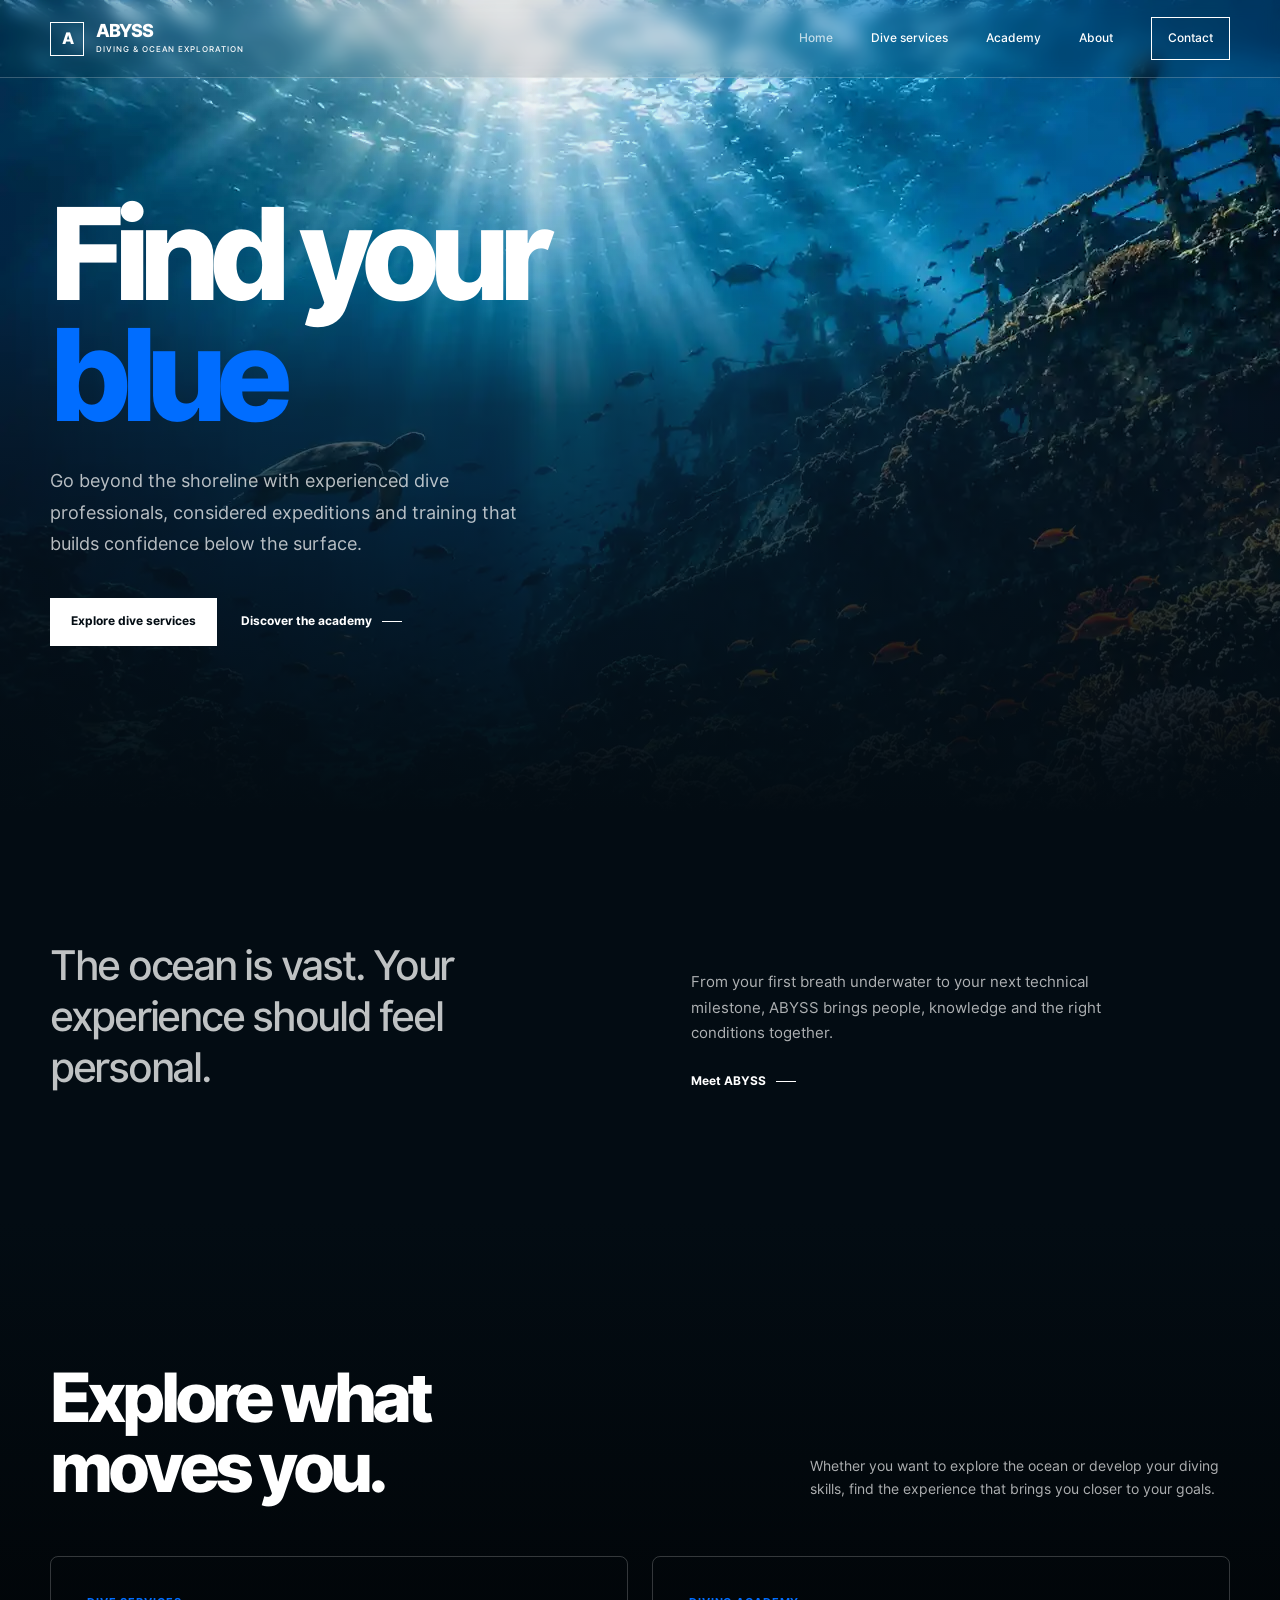
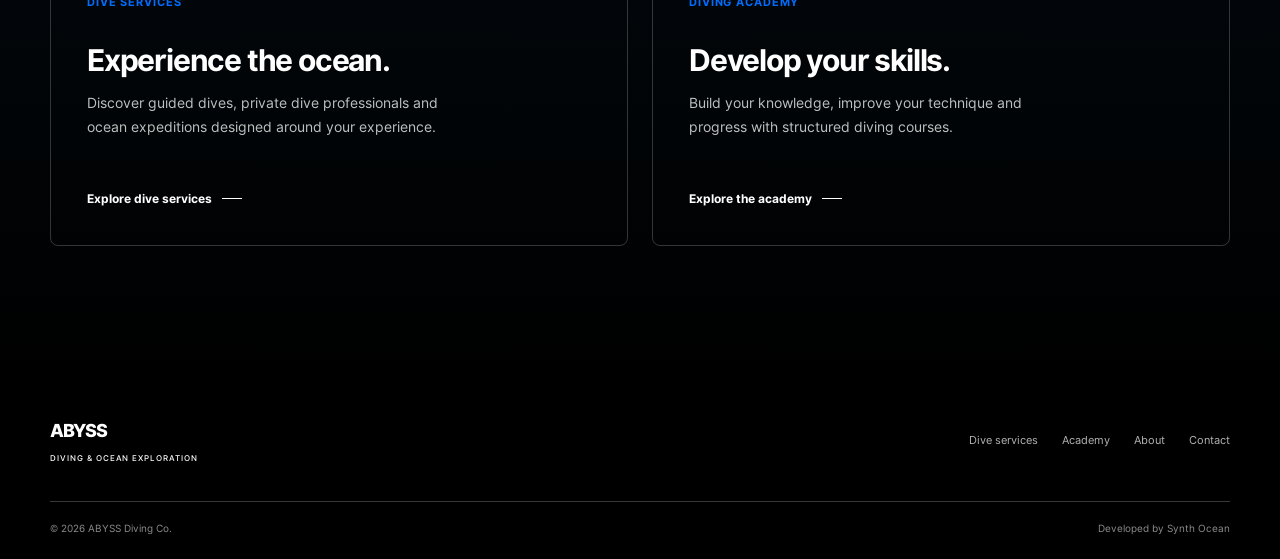
<file: index.html>
<!doctype html>
<html lang="en">
<head>
    <meta charset="utf-8">
    <meta name="viewport" content="width=device-width, initial-scale=1">
    <meta name="description" content="Explore the ocean with ABYSS. Guided scuba experiences, private dive professionals and expert-led diving courses.">
    <meta name="theme-color" content="#030c13">
    <title>ABYSS — Dive Beyond</title>
    <link rel="preload" href="public/fonts/inter/Inter-Regular.woff2" as="font" type="font/woff2" crossorigin>
    <link rel="stylesheet" href="css/styles.css">
    <script src="js/main.js" defer></script>
</head>

<body>
    <header class="site-header">
        <a class="brand" href="index.html" aria-label="ABYSS home">
            <span class="brand-mark" aria-hidden="true">A</span>
            <span class="brand-copy">
                ABYSS
                <small>DIVING &amp; OCEAN EXPLORATION</small>
            </span>
        </a>

        <button class="menu-toggle" type="button" aria-label="Open navigation" aria-expanded="false">
            <span></span>
            <span></span>
            <span></span>
        </button>

        <nav class="main-nav" aria-label="Main navigation">

            <div class="mobile-nav-header">
                <a class="brand" href="index.html" aria-label="ABYSS home">
                    <span class="brand-mark" aria-hidden="true">A</span>
                    <span class="brand-copy">
                        ABYSS
                        <small>DIVING &amp; OCEAN EXPLORATION</small>
                    </span>
                </a>
                <button class="menu-close" type="button" aria-label="Close navigation">
                    <span></span>
                    <span></span>
                </button>
            </div>

            <a aria-current="page" href="index.html">Home</a>
            <a href="pages/services.html">Dive services</a>
            <a href="pages/academy.html">Academy</a>
            <a href="pages/about.html">About</a>
            <a class="nav-contact" href="pages/contact.html">Contact</a>
        </nav>
    </header>

    <main>
        <section class="hero">
            <div class="container hero-inner">
                <h1>
                    Find your
                    <br>
                    <span>blue</span>
                </h1>

                <p class="hero-copy">
                    Go beyond the shoreline with experienced dive professionals, considered expeditions and training that builds confidence below the surface.
                </p>

                <div class="hero-actions">
                    <a class="button button-light" href="pages/services.html">Explore dive services</a>
                    <a class="text-link light-link" href="pages/academy.html">Discover the academy</a>
                </div>
            </div>
        </section>

        <section class="section section-ink">
            <div class="container intro-layout">
                <div>
                    <p class="intro-statement">The ocean is vast. Your experience should feel personal.</p>
                </div>

                <div>
                    <p class="intro-detail">
                        From your first breath underwater to your next technical milestone, ABYSS brings people, knowledge and the right conditions together.
                    </p>

                    <a class="text-link" href="pages/about.html" style="margin-top:24px">Meet ABYSS</a>
                </div>
            </div>
        </section>

        
        <section class="section section-gradient" id="explore">
            <div class="container">

                <div class="section-top">
                    <div class="section-intro">
                        <h2>
                            Explore what moves you.
                        </h2>
                    </div>

                    <p class="section-copy">
                        Whether you want to explore the ocean or develop your diving skills, find the experience that brings you closer to your goals.
                    </p>
                </div>

                <div class="explore-grid">

                    <article class="explore-card">
                        <div>
                            <span class="explore-category">DIVE SERVICES</span>
                            <h3>Experience the ocean.</h3>
                            <p>
                                Discover guided dives, private dive professionals
                                and ocean expeditions designed around your experience.
                            </p>
                        </div>

                        <a class="text-link light-link" href="pages/services.html">
                            Explore dive services
                        </a>
                    </article>

                    <article class="explore-card">
                        <div>
                            <span class="explore-category">DIVING ACADEMY</span>
                            <h3>Develop your skills.</h3>
                            <p>
                                Build your knowledge, improve your technique
                                and progress with structured diving courses.
                            </p>
                        </div>

                        <a class="text-link light-link" href="pages/academy.html">
                            Explore the academy
                        </a>
                    </article>

                </div>
            </div>
        </section>

    </main>

    <footer class="site-footer">
        <div class="container footer-main">
            <a class="footer-brand" href="index.html">
                ABYSS
                <small>DIVING &amp; OCEAN EXPLORATION</small>
            </a>

            <nav class="footer-links" aria-label="Footer navigation">
                <a href="pages/services.html">Dive services</a>
                <a href="pages/academy.html">Academy</a>
                <a href="pages/about.html">About</a>
                <a href="pages/contact.html">Contact</a>
            </nav>
        </div>

        <div class="container footer-bottom">
            <span>
                ©
                <span data-year></span>
                ABYSS Diving Co.
            </span>

            <span>Developed by Synth Ocean</span>
        </div>
    </footer>
</body>
</html>
</file>
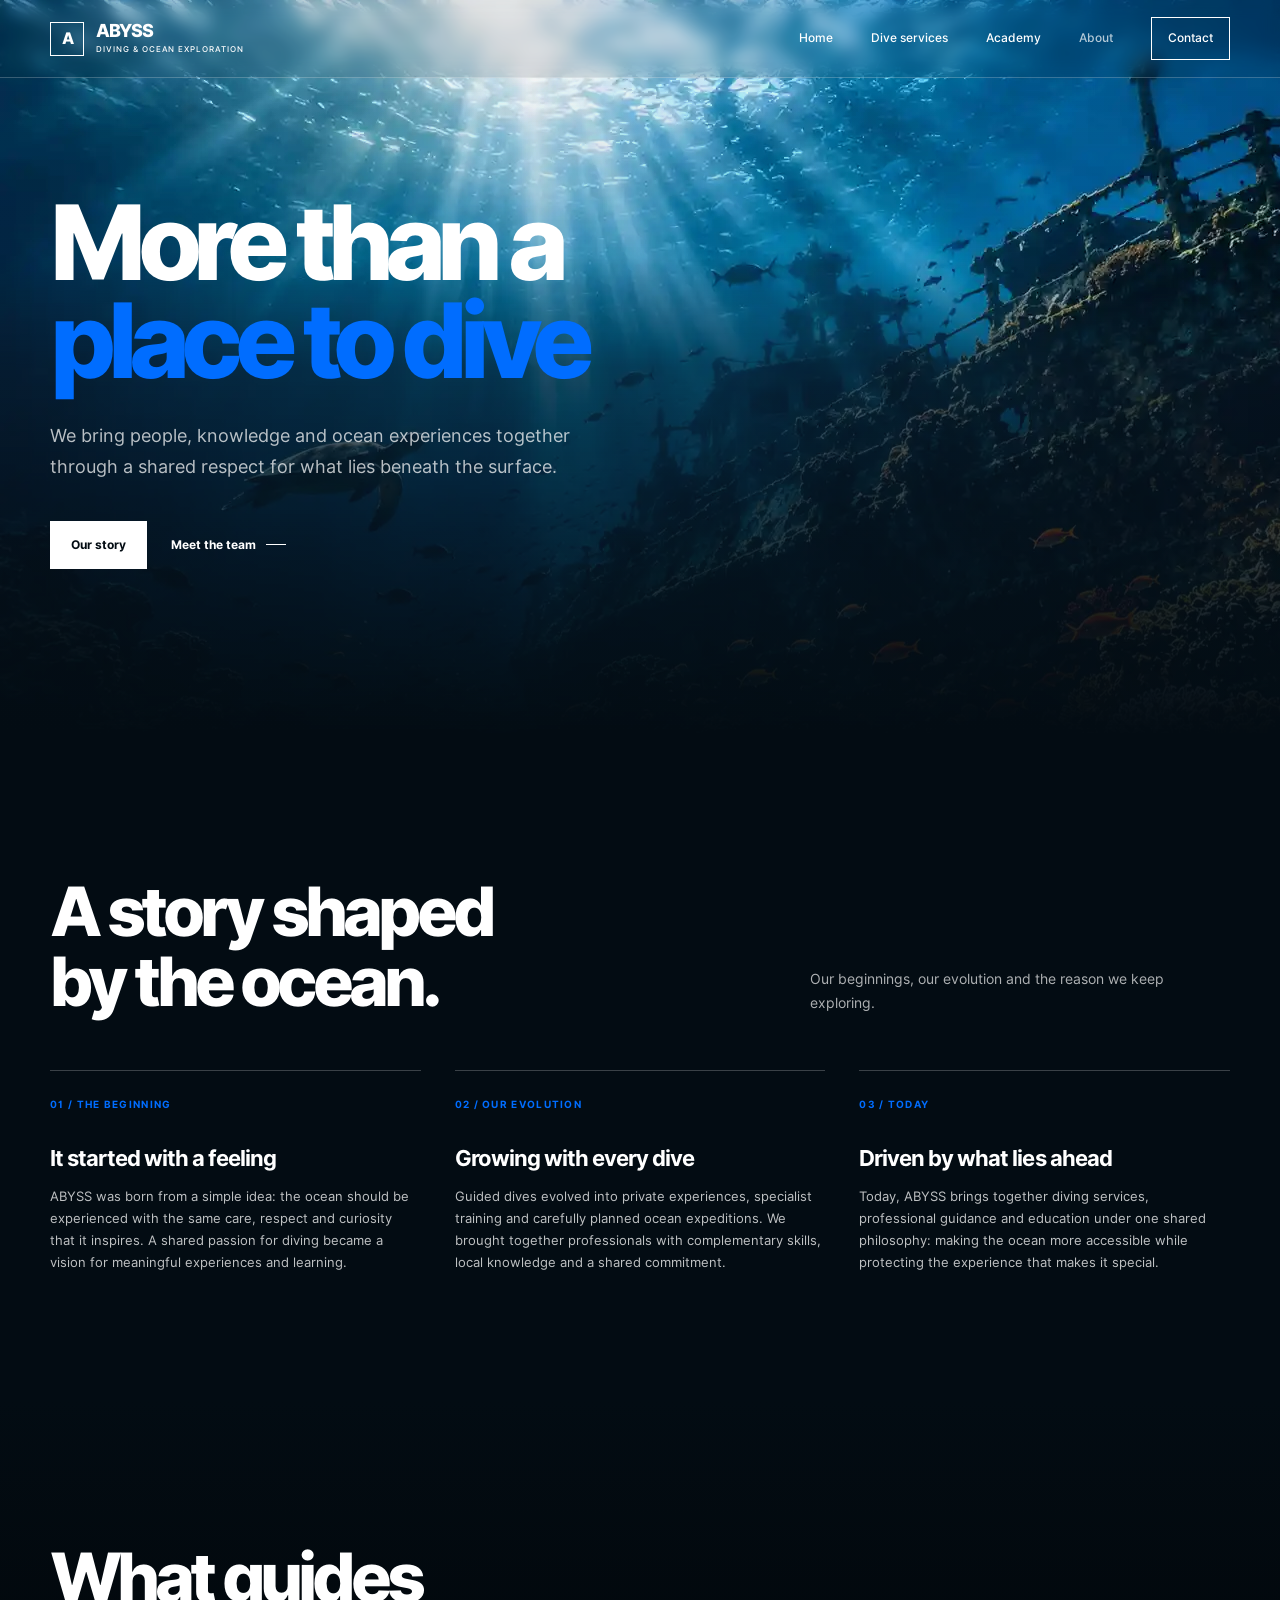
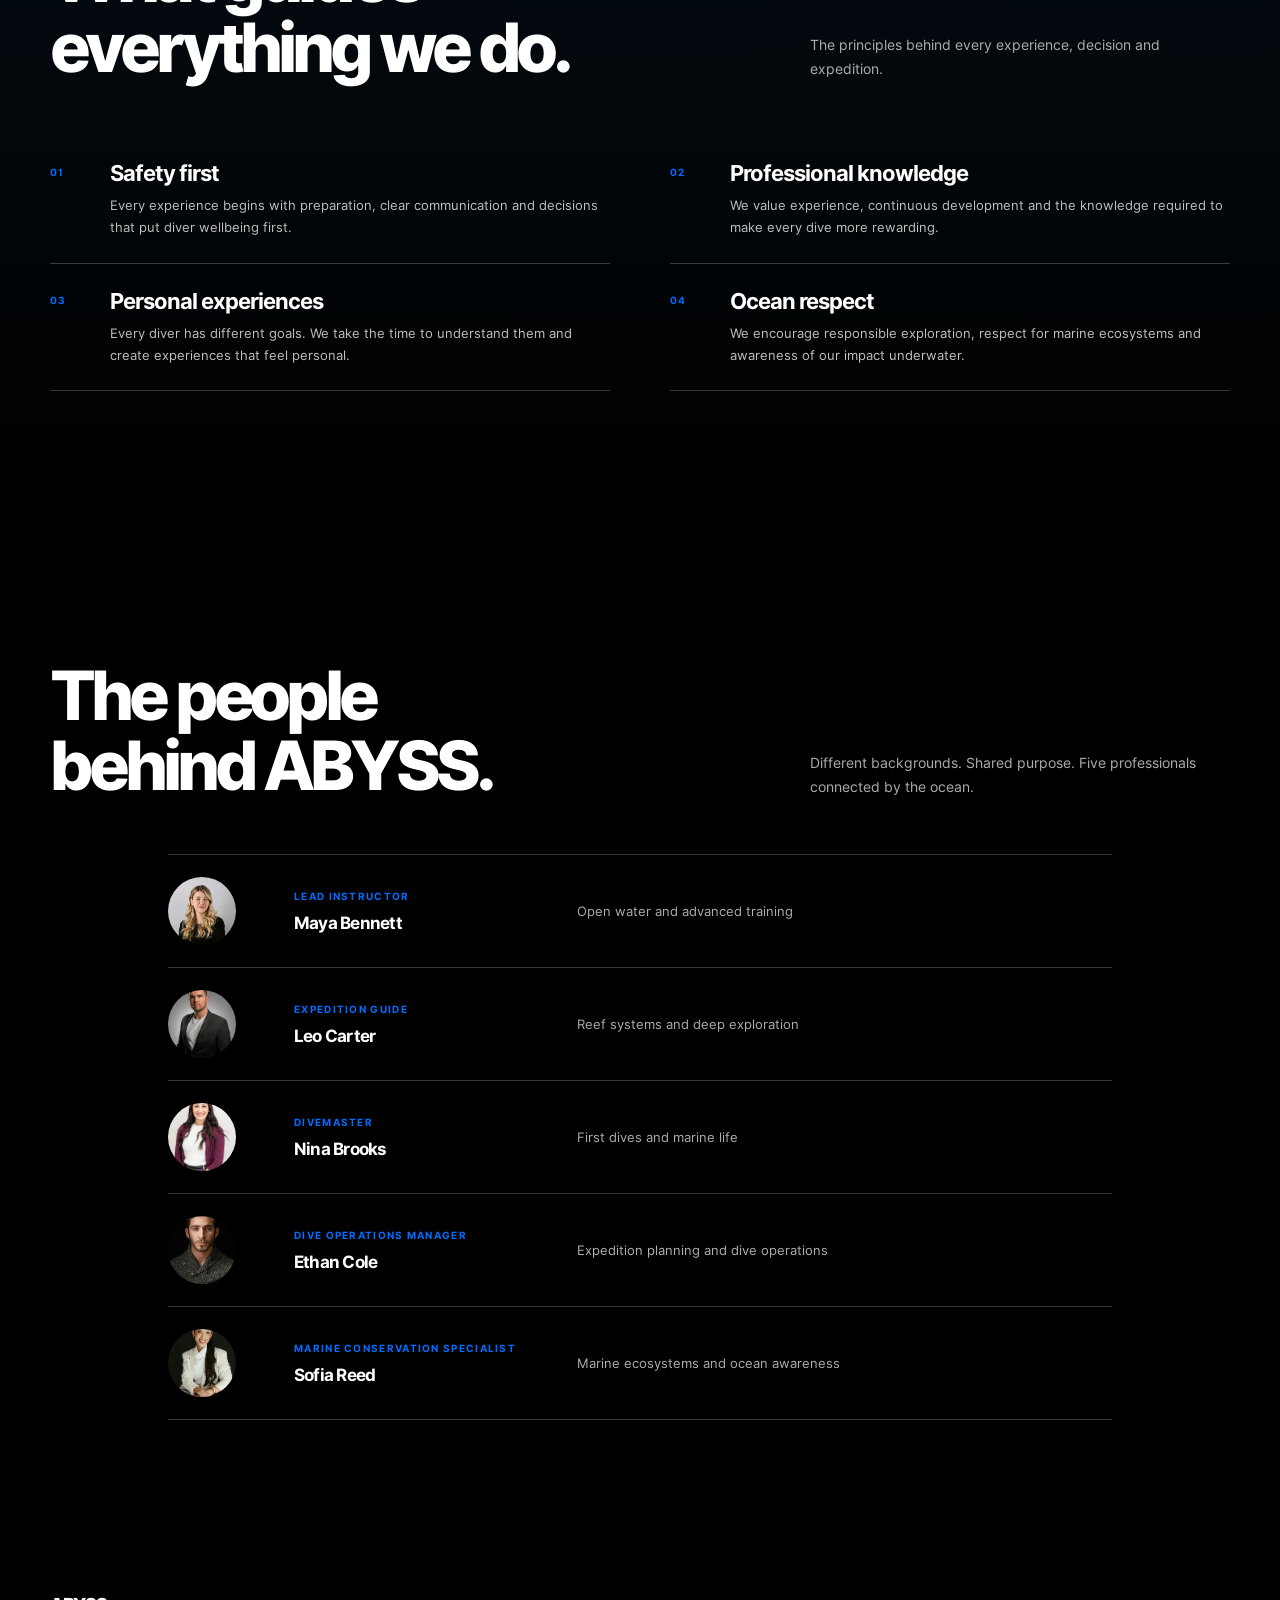
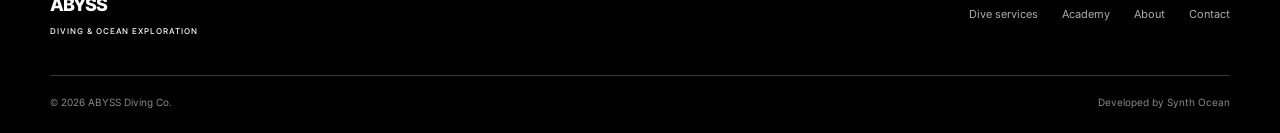
<file: pages/about.html>
<!doctype html>
<html lang="en">
    <head>
        <meta charset="utf-8">
        <meta name="viewport" content="width=device-width, initial-scale=1">
        <meta name="description" content="Meet ABYSS, a team bringing together diving services, professional guidance and ocean education.">
        <meta name="theme-color" content="#030c13">
        <title>About ABYSS — Dive Beyond</title>
        <link rel="preload" href="../public/fonts/inter/Inter-Regular.woff2" as="font" type="font/woff2" crossorigin>
        <link rel="stylesheet" href="../css/styles.css">
        <script src="../js/main.js" defer></script>
    </head>
    <body>
        <header class="site-header">
            <a class="brand" href="../index.html" aria-label="ABYSS home">
                <span class="brand-mark" aria-hidden="true">A</span>
                <span class="brand-copy">
                    ABYSS
                    <small>DIVING &amp; OCEAN EXPLORATION</small>
                </span>
            </a>
            <button class="menu-toggle" type="button" aria-label="Open navigation" aria-expanded="false">
                <span></span>
                <span></span>
                <span></span>
            </button>
            <nav class="main-nav" aria-label="Main navigation">

                <div class="mobile-nav-header">
                    <a class="brand" href="index.html" aria-label="ABYSS home">
                        <span class="brand-mark" aria-hidden="true">A</span>
                        <span class="brand-copy">
                            ABYSS
                            <small>DIVING &amp; OCEAN EXPLORATION</small>
                        </span>
                    </a>
                    <button class="menu-close" type="button" aria-label="Close navigation">
                        <span></span>
                        <span></span>
                    </button>
                </div>

                <a href="../index.html">Home</a>
                <a href="services.html">Dive services</a>
                <a href="academy.html">Academy</a>
                <a aria-current="page" href="about.html">About</a>
                <a class="nav-contact" href="contact.html">Contact</a>
            </nav>
        </header>
        <main>
            <section class="hero page-hero">
                <div class="container hero-inner">
                    <h1>
                        More than a
                        <br>
                        <span>place to dive</span>
                    </h1>
                    <p class="hero-copy">We bring people, knowledge and ocean experiences together through a shared respect for what lies beneath the surface.</p>
                    <div class="hero-actions">
                        <a class="button button-light" href="#our-story">Our story</a>
                        <a class="text-link light-link" href="#our-team">Meet the team</a>
                    </div>
                </div>
            </section>
            <section class="section section-ink" id="our-story">
                <div class="container">
                    <div class="section-top">
                        <div class="section-intro">
                            <h2>
                                A story shaped
                                <br>
                                by the ocean.
                            </h2>
                        </div>
                        <p class="section-copy">Our beginnings, our evolution and the reason we keep exploring.</p>
                    </div>
                    <div class="story-grid">
                        <article class="story-item">
                            <span class="meta">01 / THE BEGINNING</span>
                            <h3>It started with a feeling</h3>
                            <p>ABYSS was born from a simple idea: the ocean should be experienced with the same care, respect and curiosity that it inspires. A shared passion for diving became a vision for meaningful experiences and learning.</p>
                        </article>
                        <article class="story-item">
                            <span class="meta">02 / OUR EVOLUTION</span>
                            <h3>Growing with every dive</h3>
                            <p>Guided dives evolved into private experiences, specialist training and carefully planned ocean expeditions. We brought together professionals with complementary skills, local knowledge and a shared commitment.</p>
                        </article>
                        <article class="story-item">
                            <span class="meta">03 / TODAY</span>
                            <h3>Driven by what lies ahead</h3>
                            <p>Today, ABYSS brings together diving services, professional guidance and education under one shared philosophy: making the ocean more accessible while protecting the experience that makes it special.</p>
                        </article>
                    </div>
                </div>
            </section>
            <section class="section section-gradient">
                <div class="container">
                    <div class="section-top">
                        <div class="section-intro">
                            <h2>
                                What guides
                                <br>
                                everything we do.
                            </h2>
                        </div>
                        <p class="section-copy">The principles behind every experience, decision and expedition.</p>
                    </div>
                    <div class="values-list">
                        <article class="value-line">
                            <span class="meta">01</span>
                            <div>
                                <h3>Safety first</h3>
                                <p>Every experience begins with preparation, clear communication and decisions that put diver wellbeing first.</p>
                            </div>
                        </article>
                        <article class="value-line">
                            <span class="meta">02</span>
                            <div>
                                <h3>Professional knowledge</h3>
                                <p>We value experience, continuous development and the knowledge required to make every dive more rewarding.</p>
                            </div>
                        </article>
                        <article class="value-line">
                            <span class="meta">03</span>
                            <div>
                                <h3>Personal experiences</h3>
                                <p>Every diver has different goals. We take the time to understand them and create experiences that feel personal.</p>
                            </div>
                        </article>
                        <article class="value-line">
                            <span class="meta">04</span>
                            <div>
                                <h3>Ocean respect</h3>
                                <p>We encourage responsible exploration, respect for marine ecosystems and awareness of our impact underwater.</p>
                            </div>
                        </article>
                    </div>
                </div>
            </section>
            <section class="section section-black" id="our-team">
                <div class="container">
                    <div class="section-top">
                        <div class="section-intro">
                            <h2>
                                The people
                                <br>
                                behind ABYSS.
                            </h2>
                        </div>
                        <p class="section-copy">Different backgrounds. Shared purpose. Five professionals connected by the ocean.</p>
                    </div>
                    <div class="team-table-wrapper">
                        <table class="team-table">
                            <tbody>
                                <tr class="team-row">
                                    <td class="team-photo">
                                        <img src="../public/image/02-profile.webp" alt="Maya Bennett">
                                    </td>
                                    <td class="team-identity">
                                        <span class="meta">LEAD INSTRUCTOR</span>
                                        <h3>Maya Bennett</h3>
                                    </td>
                                    <td class="team-bio">
                                        Open water and advanced training
                                    </td>
                                </tr>

                                <tr class="team-row">
                                    <td class="team-photo">
                                        <img src="../public/image/03-profile.webp" alt="Leo Carter">
                                    </td>
                                    <td class="team-identity">
                                        <span class="meta">EXPEDITION GUIDE</span>
                                        <h3>Leo Carter</h3>
                                    </td>
                                    <td class="team-bio">
                                        Reef systems and deep exploration
                                    </td>
                                </tr>

                                <tr class="team-row">
                                    <td class="team-photo">
                                        <img src="../public/image/04-profile.webp" alt="Nina Brooks">
                                    </td>
                                    <td class="team-identity">
                                        <span class="meta">DIVEMASTER</span>
                                        <h3>Nina Brooks</h3>
                                    </td>
                                    <td class="team-bio">
                                        First dives and marine life
                                    </td>
                                </tr>

                                <tr class="team-row">
                                    <td class="team-photo">
                                        <img src="../public/image/05-profile.webp" alt="Ethan Cole">
                                    </td>
                                    <td class="team-identity">
                                        <span class="meta">DIVE OPERATIONS MANAGER</span>
                                        <h3>Ethan Cole</h3>
                                    </td>
                                    <td class="team-bio">
                                        Expedition planning and dive operations
                                    </td>
                                </tr>

                                <tr class="team-row">
                                    <td class="team-photo">
                                        <img src="../public/image/06-profile.webp" alt="Sofia Reed">
                                    </td>
                                    <td class="team-identity">
                                        <span class="meta">MARINE CONSERVATION SPECIALIST</span>
                                        <h3>Sofia Reed</h3>
                                    </td>
                                    <td class="team-bio">
                                        Marine ecosystems and ocean awareness
                                    </td>
                                </tr>
                            </tbody>
                        </table>
                    </div>
                </div>
            </section>
        </main>
        <footer class="site-footer">
            <div class="container footer-main">
                <a class="footer-brand" href="../index.html">
                    ABYSS
                    <small>DIVING &amp; OCEAN EXPLORATION</small>
                </a>
                <nav class="footer-links" aria-label="Footer navigation">
                    <a href="../pages/services.html">Dive services</a>
                    <a href="../pages/academy.html">Academy</a>
                    <a href="../pages/about.html">About</a>
                    <a href="../pages/contact.html">Contact</a>
                </nav>
            </div>
            <div class="container footer-bottom">
                <span>© <span data-year></span> ABYSS Diving Co.</span>
                <span>Developed by Synth Ocean</span>
            </div>
        </footer>
    </body>
</html>
</file>
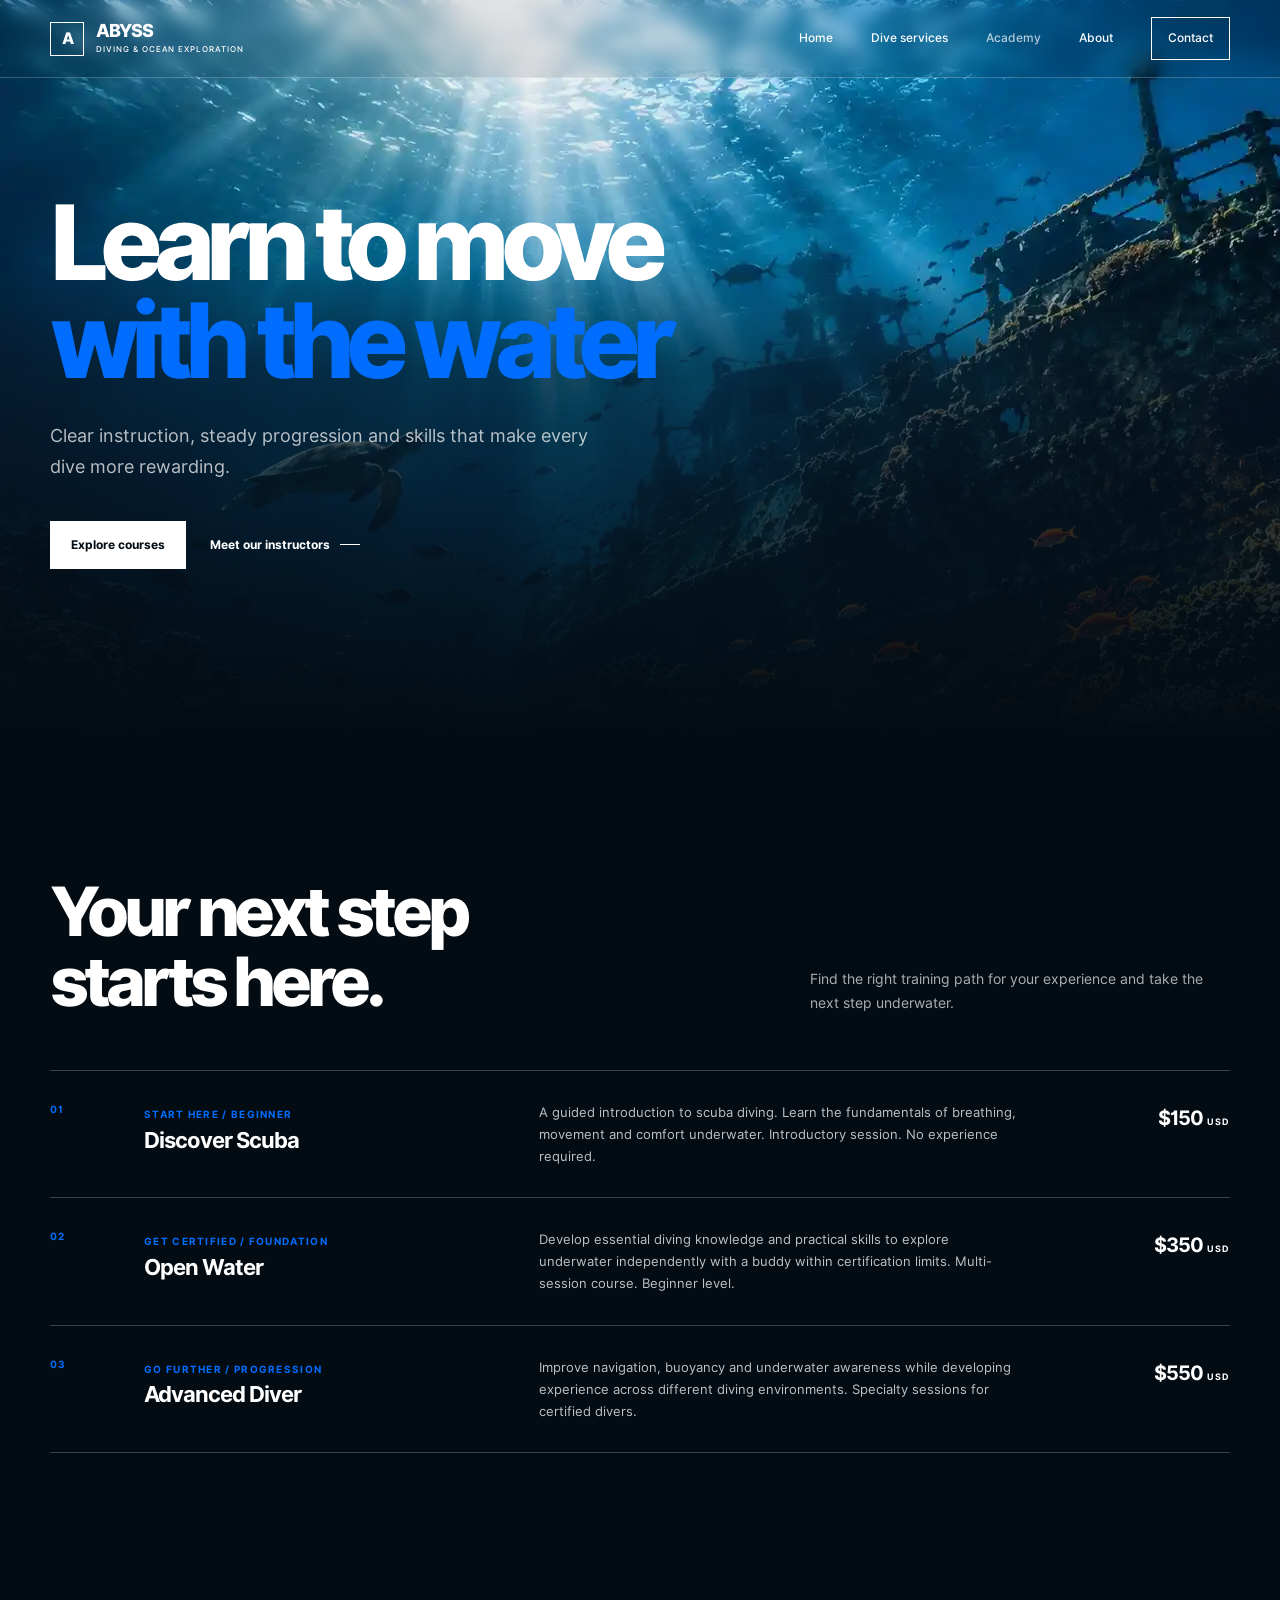
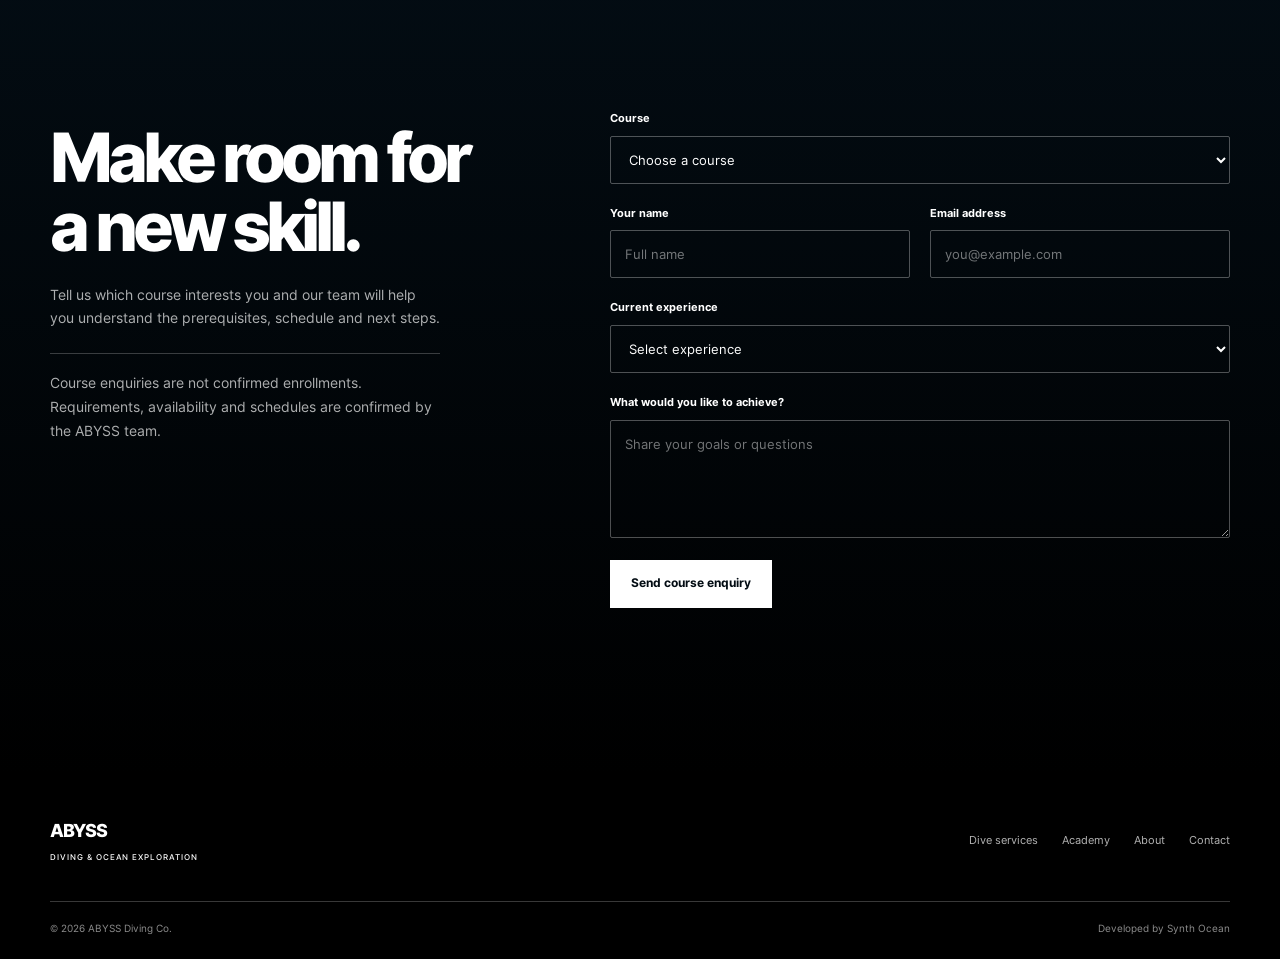
<file: pages/academy.html>
<!doctype html>
<html lang="en">
    <head>
        <meta charset="utf-8">
        <meta name="viewport" content="width=device-width, initial-scale=1">
        <meta name="description" content="Build confidence underwater with ABYSS diving courses and expert instruction.">
        <meta name="theme-color" content="#030c13">
        <title>Diving Academy — ABYSS</title>
        <link rel="preload" href="../public/fonts/inter/Inter-Regular.woff2" as="font" type="font/woff2" crossorigin>
        <link rel="stylesheet" href="../css/styles.css">
        <script src="../js/main.js" defer></script>
    </head>
    <body>
        <header class="site-header">
            <a class="brand" href="../index.html" aria-label="ABYSS home">
                <span class="brand-mark" aria-hidden="true">A</span>
                <span class="brand-copy">
                    ABYSS
                    <small>DIVING &amp; OCEAN EXPLORATION</small>
                </span>
            </a>
            <button class="menu-toggle" type="button" aria-label="Open navigation" aria-expanded="false">
                <span></span>
                <span></span>
                <span></span>
            </button>
            <nav class="main-nav" aria-label="Main navigation">
                
                <div class="mobile-nav-header">
                    <a class="brand" href="index.html" aria-label="ABYSS home">
                        <span class="brand-mark" aria-hidden="true">A</span>
                        <span class="brand-copy">
                            ABYSS
                            <small>DIVING &amp; OCEAN EXPLORATION</small>
                        </span>
                    </a>
                    <button class="menu-close" type="button" aria-label="Close navigation">
                        <span></span>
                        <span></span>
                    </button>
                </div>
                
                <a href="../index.html">Home</a>
                <a href="services.html">Dive services</a>
                <a aria-current="page" href="academy.html">Academy</a>
                <a href="about.html">About</a>
                <a class="nav-contact" href="contact.html">Contact</a>
            </nav>
        </header>
        <main>
            <section class="hero page-hero">
                <div class="container hero-inner">
                    <h1>
                        Learn to move
                        <br>
                        <span>with the water</span>
                    </h1>
                    <p class="hero-copy">Clear instruction, steady progression and skills that make every dive more rewarding.</p>
                    <div class="hero-actions">
                        <a class="button button-light" href="#course-pathways">Explore courses</a>
                        <a class="text-link light-link" href="about.html#our-team">Meet our instructors</a>
                    </div>
                </div>
            </section>
            <section class="section section-ink" id="course-pathways">
                <div class="container">
                    <div class="section-top">
                        <div class="section-intro">
                            <h2>
                                Your next step
                                <br>
                                starts here.
                            </h2>
                        </div>
                        <p class="section-copy">Find the right training path for your experience and take the next step underwater.</p>
                    </div>
                    <div class="course-list">
                        <article class="course-row">
                            <span class="meta">01</span>
                            <div>
                                <span class="meta">START HERE / BEGINNER</span>
                                <h3>Discover Scuba</h3>
                            </div>
                            <p>A guided introduction to scuba diving. Learn the fundamentals of breathing, movement and comfort underwater. Introductory session. No experience required.</p>
                            <div class="course-price">
                                $150
                                <small>USD</small>
                            </div>
                        </article>
                        <article class="course-row">
                            <span class="meta">02</span>
                            <div>
                                <span class="meta">GET CERTIFIED / FOUNDATION</span>
                                <h3>Open Water</h3>
                            </div>
                            <p>Develop essential diving knowledge and practical skills to explore underwater independently with a buddy within certification limits. Multi-session course. Beginner level.</p>
                            <div class="course-price">
                                $350
                                <small>USD</small>
                            </div>
                        </article>
                        <article class="course-row">
                            <span class="meta">03</span>
                            <div>
                                <span class="meta">GO FURTHER / PROGRESSION</span>
                                <h3>Advanced Diver</h3>
                            </div>
                            <p>Improve navigation, buoyancy and underwater awareness while developing experience across different diving environments. Specialty sessions for certified divers.</p>
                            <div class="course-price">
                                $550
                                <small>USD</small>
                            </div>
                        </article>
                    </div>
                </div>
            </section>
            <section class="section section-gradient" id="enrol">
                <div class="container form-layout">
                    <div class="form-aside">
                        <h2>
                            Make room for
                            <br>
                            a new skill.
                        </h2>
                        <p>Tell us which course interests you and our team will help you understand the prerequisites, schedule and next steps.</p>
                        <p class="form-note">Course enquiries are not confirmed enrollments. Requirements, availability and schedules are confirmed by the ABYSS team.</p>
                    </div>
                    <form data-local-form>
                        <div class="form-grid">
                            <div class="field field-full">
                                <label for="course">Course</label>
                                <select id="course" name="course" required>
                                    <option value="">Choose a course</option>
                                    <option>Discover Scuba</option>
                                    <option>Open Water</option>
                                    <option>Advanced Diver</option>
                                </select>
                            </div>
                            <div class="field">
                                <label for="academy-name">Your name</label>
                                <input id="academy-name" name="name" autocomplete="name" placeholder="Full name" required>
                            </div>
                            <div class="field">
                                <label for="academy-email">Email address</label>
                                <input id="academy-email" name="email" type="email" autocomplete="email" placeholder="you@example.com" required>
                            </div>
                            <div class="field field-full">
                                <label for="experience">Current experience</label>
                                <select id="experience" name="experience" required>
                                    <option value="">Select experience</option>
                                    <option>No experience</option>
                                    <option>Some introductory experience</option>
                                    <option>Certified open water</option>
                                    <option>Advanced certified</option>
                                </select>
                            </div>
                            <div class="field field-full">
                                <label for="goals">What would you like to achieve?</label>
                                <textarea id="goals" name="goals" rows="3" placeholder="Share your goals or questions"></textarea>
                            </div>
                        </div>
                        <button class="button button-light form-submit" type="submit">Send course enquiry</button>
                        <p class="form-status" aria-live="polite"></p>
                    </form>
                </div>
            </section>
        </main>
        <footer class="site-footer">
            <div class="container footer-main">
                <a class="footer-brand" href="../index.html">
                    ABYSS
                    <small>DIVING &amp; OCEAN EXPLORATION</small>
                </a>
                <nav class="footer-links" aria-label="Footer navigation">
                    <a href="../pages/services.html">Dive services</a>
                    <a href="../pages/academy.html">Academy</a>
                    <a href="../pages/about.html">About</a>
                    <a href="../pages/contact.html">Contact</a>
                </nav>
            </div>
            <div class="container footer-bottom">
                <span>© <span data-year></span> ABYSS Diving Co.</span>
                <span>Developed by Synth Ocean</span>
            </div>
        </footer>
    </body>
</html>
</file>
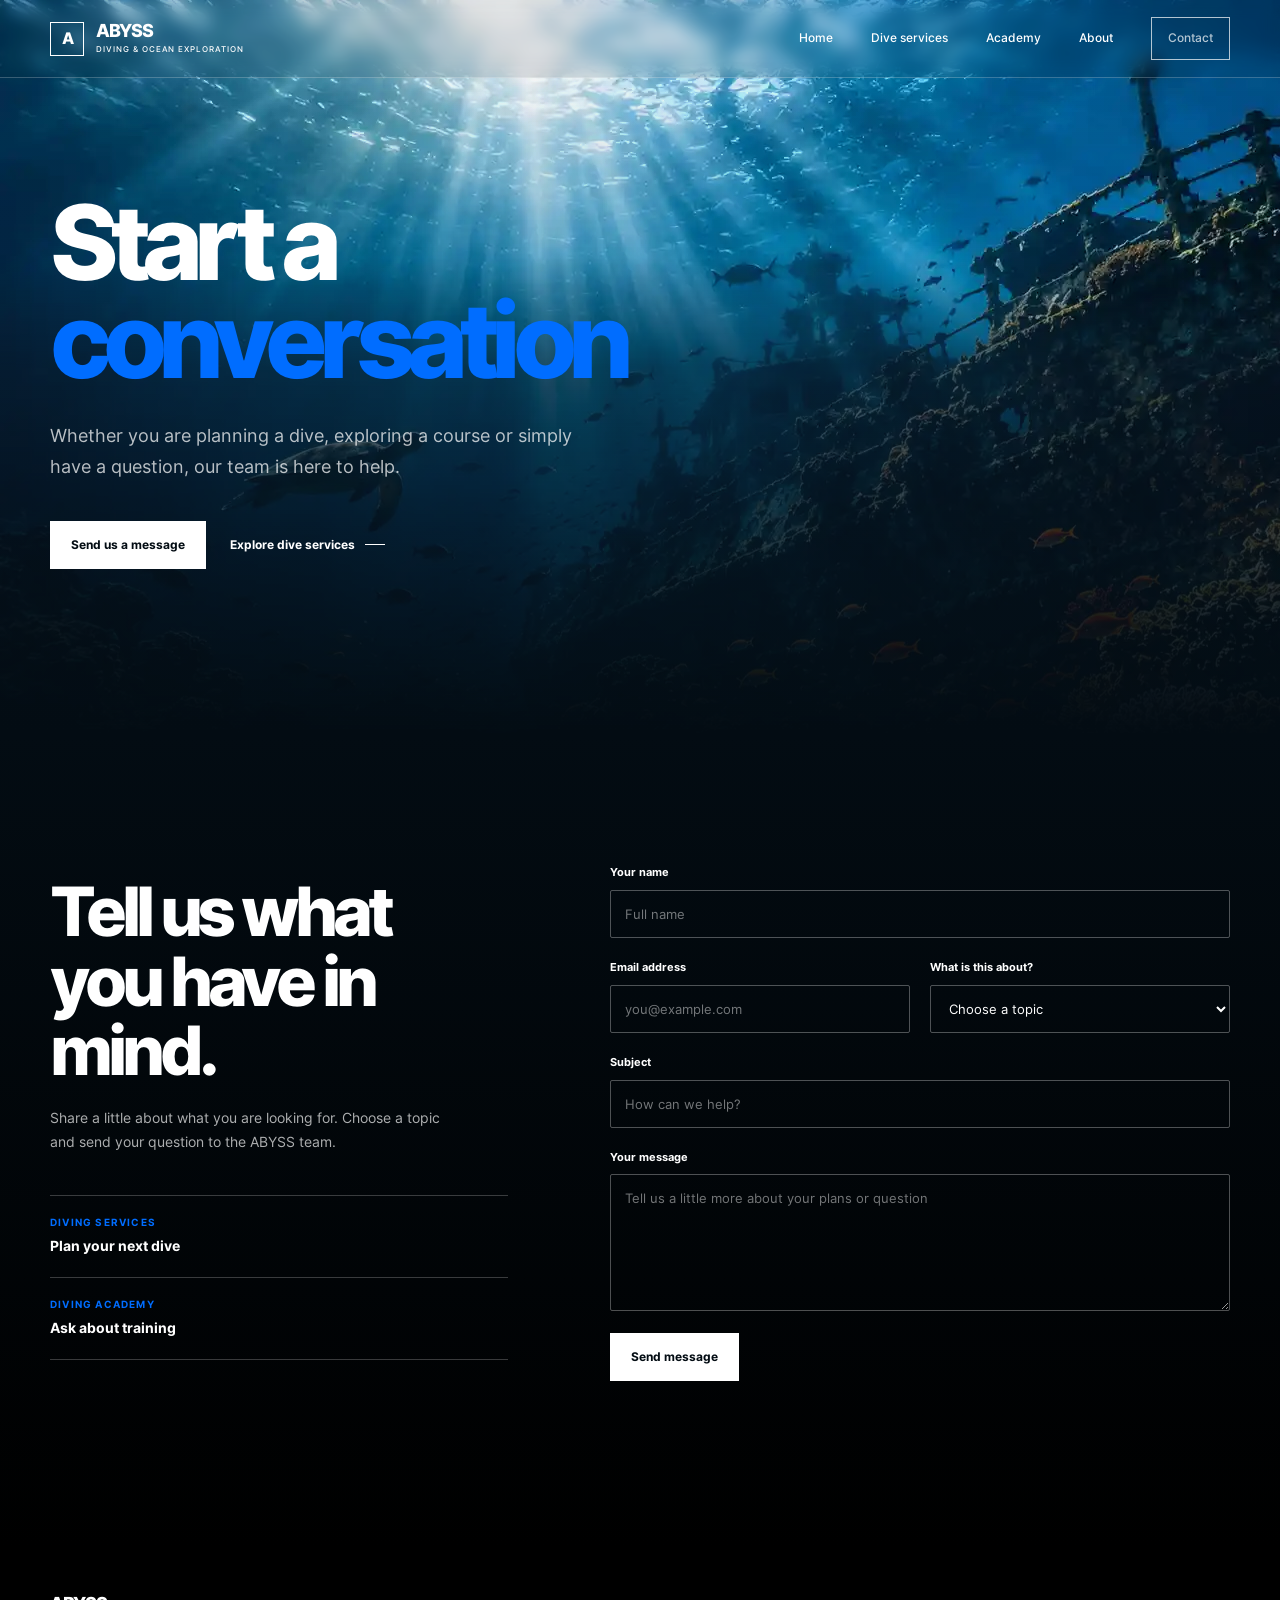
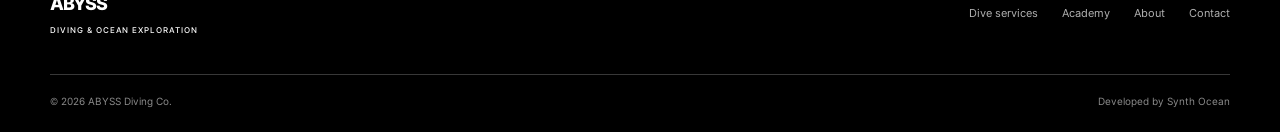
<file: pages/contact.html>
<!doctype html>
<html lang="en">
    <head>
        <meta charset="utf-8">
        <meta name="viewport" content="width=device-width, initial-scale=1">
        <meta name="description" content="Contact ABYSS about diving services, courses and ocean experiences.">
        <meta name="theme-color" content="#030c13">
        <title>Contact ABYSS — Start a Conversation</title>
        <link rel="preload" href="../public/fonts/inter/Inter-Regular.woff2" as="font" type="font/woff2" crossorigin>
        <link rel="stylesheet" href="../css/styles.css">
        <script src="../js/main.js" defer></script>
    </head>
    <body>
        <header class="site-header">
            <a class="brand" href="../index.html" aria-label="ABYSS home">
                <span class="brand-mark" aria-hidden="true">A</span>
                <span class="brand-copy">
                    ABYSS
                    <small>DIVING &amp; OCEAN EXPLORATION</small>
                </span>
            </a>
            <button class="menu-toggle" type="button" aria-label="Open navigation" aria-expanded="false">
                <span></span>
                <span></span>
                <span></span>
            </button>
            <nav class="main-nav" aria-label="Main navigation">

                <div class="mobile-nav-header">
                    <a class="brand" href="index.html" aria-label="ABYSS home">
                        <span class="brand-mark" aria-hidden="true">A</span>
                        <span class="brand-copy">
                            ABYSS
                            <small>DIVING &amp; OCEAN EXPLORATION</small>
                        </span>
                    </a>
                    <button class="menu-close" type="button" aria-label="Close navigation">
                        <span></span>
                        <span></span>
                    </button>
                </div>

                <a href="../index.html">Home</a>
                <a href="services.html">Dive services</a>
                <a href="academy.html">Academy</a>
                <a href="about.html">About</a>
                <a class="nav-contact" aria-current="page" href="contact.html">Contact</a>
            </nav>
        </header>
        <main>
            <section class="hero page-hero">
                <div class="container hero-inner">
                    <h1>
                        Start a
                        <br>
                        <span>conversation</span>
                    </h1>
                    <p class="hero-copy">Whether you are planning a dive, exploring a course or simply have a question, our team is here to help.</p>
                    <div class="hero-actions">
                        <a class="button button-light" href="#contact-form">Send us a message</a>
                        <a class="text-link light-link" href="services.html">Explore dive services</a>
                    </div>
                </div>
            </section>
            <section class="section section-gradient" id="contact-form">
                <div class="container form-layout">
                    <div class="form-aside">
                        <h2>
                            Tell us what
                            <br>
                            you have in mind.
                        </h2>
                        <p>Share a little about what you are looking for. Choose a topic and send your question to the ABYSS team.</p>
                        <div class="contact-options">
                            <a class="contact-option" href="services.html#booking">
                                <span>DIVING SERVICES</span>
                                <strong>Plan your next dive</strong>
                            </a>
                            <a class="contact-option" href="academy.html#enrol">
                                <span>DIVING ACADEMY</span>
                                <strong>Ask about training</strong>
                            </a>
                        </div>
                    </div>
                    <form data-local-form>
                        <div class="form-grid">
                            <div class="field field-full">
                                <label for="contact-name">Your name</label>
                                <input id="contact-name" name="name" autocomplete="name" placeholder="Full name" required>
                            </div>
                            <div class="field">
                                <label for="contact-email">Email address</label>
                                <input id="contact-email" name="email" type="email" autocomplete="email" placeholder="you@example.com" required>
                            </div>
                            <div class="field">
                                <label for="topic">What is this about?</label>
                                <select id="topic" name="topic" required>
                                    <option value="">Choose a topic</option>
                                    <option>Dive services</option>
                                    <option>Private dive professionals</option>
                                    <option>Ocean expeditions</option>
                                    <option>Underwater photography</option>
                                    <option>Academy and courses</option>
                                    <option>General question</option>
                                </select>
                            </div>
                            <div class="field field-full">
                                <label for="subject">Subject</label>
                                <input id="subject" name="subject" placeholder="How can we help?" required>
                            </div>
                            <div class="field field-full">
                                <label for="message">Your message</label>
                                <textarea id="message" name="message" rows="5" placeholder="Tell us a little more about your plans or question" required></textarea>
                            </div>
                        </div>
                        <button class="button form-submit" type="submit">Send message</button>
                        <p class="form-status" aria-live="polite"></p>
                    </form>
                </div>
            </section>
        </main>
        <footer class="site-footer">
            <div class="container footer-main">
                <a class="footer-brand" href="../index.html">
                    ABYSS
                    <small>DIVING &amp; OCEAN EXPLORATION</small>
                </a>
                <nav class="footer-links" aria-label="Footer navigation">
                    <a href="../pages/services.html">Dive services</a>
                    <a href="../pages/academy.html">Academy</a>
                    <a href="../pages/about.html">About</a>
                    <a href="../pages/contact.html">Contact</a>
                </nav>
            </div>
            <div class="container footer-bottom">
                <span>© <span data-year></span> ABYSS Diving Co.</span>
                <span>Developed by Synth Ocean</span>
            </div>
        </footer>
    </body>
</html>
</file>
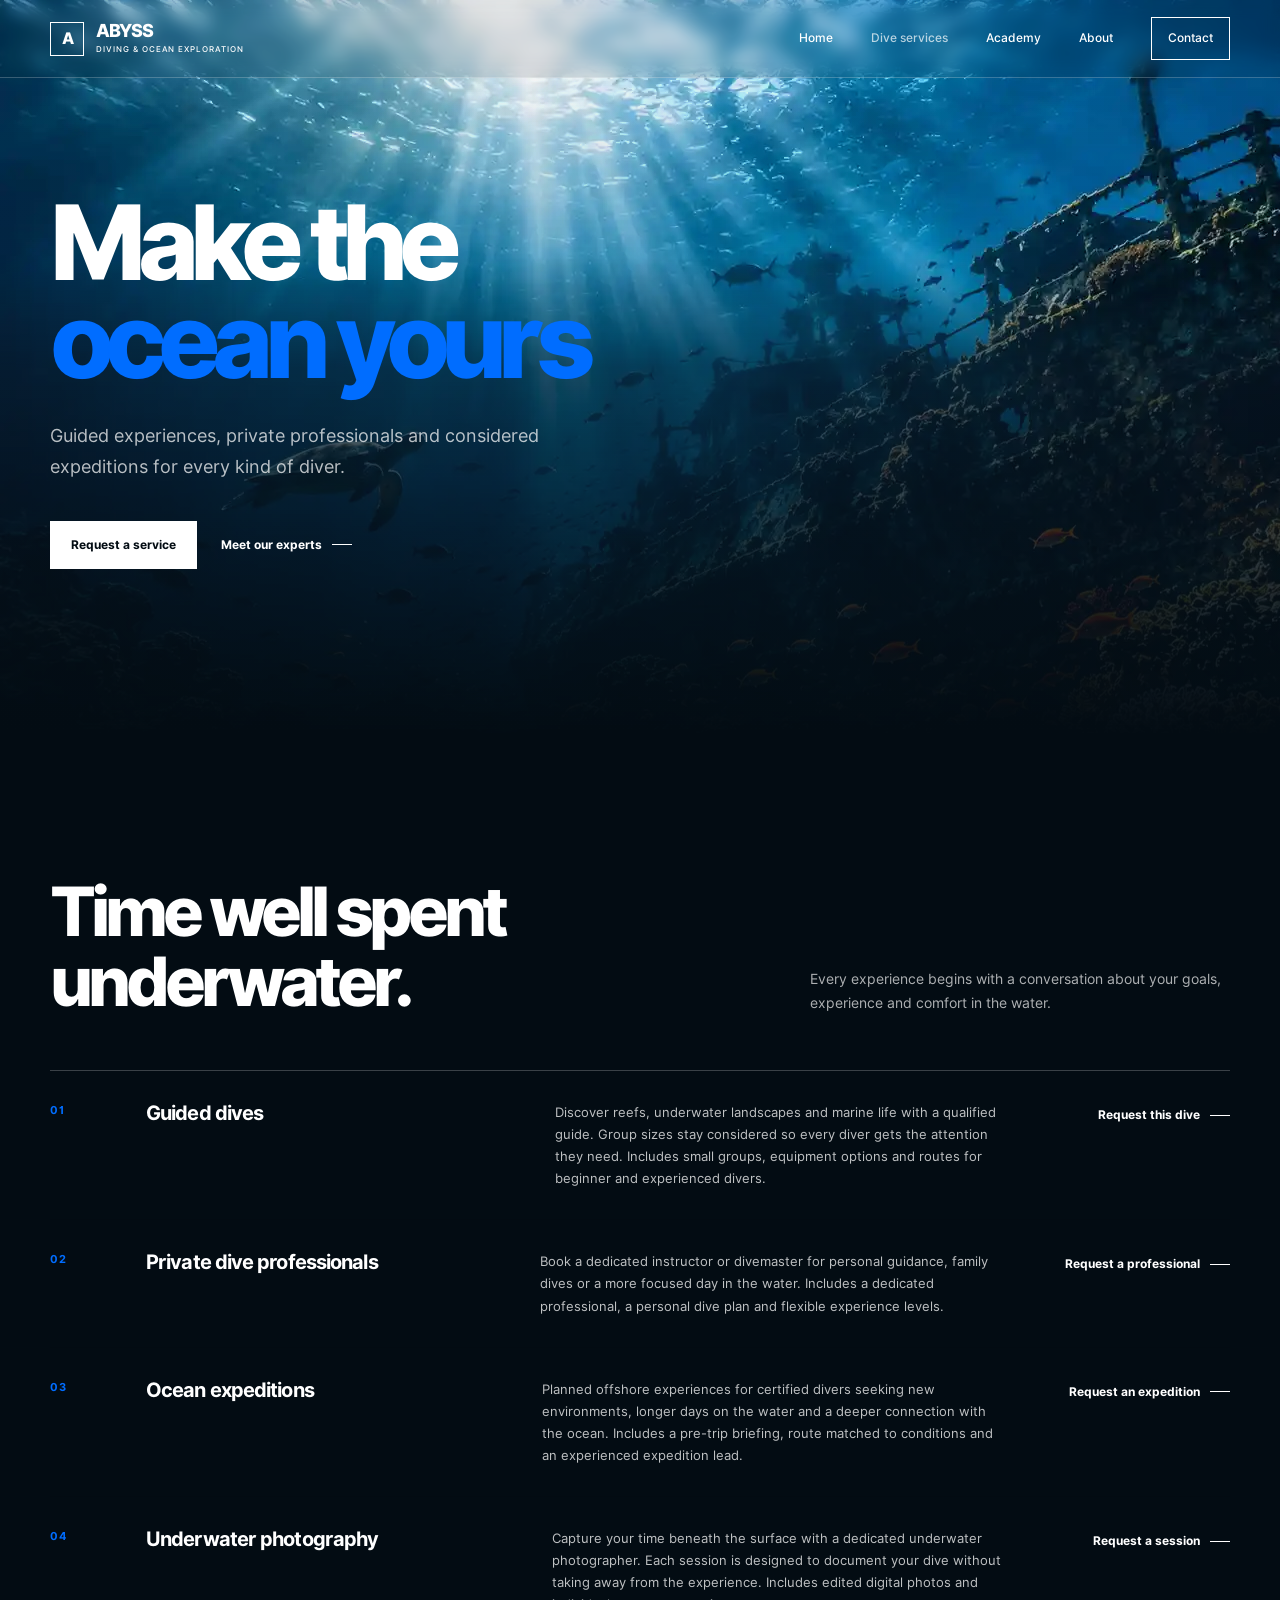
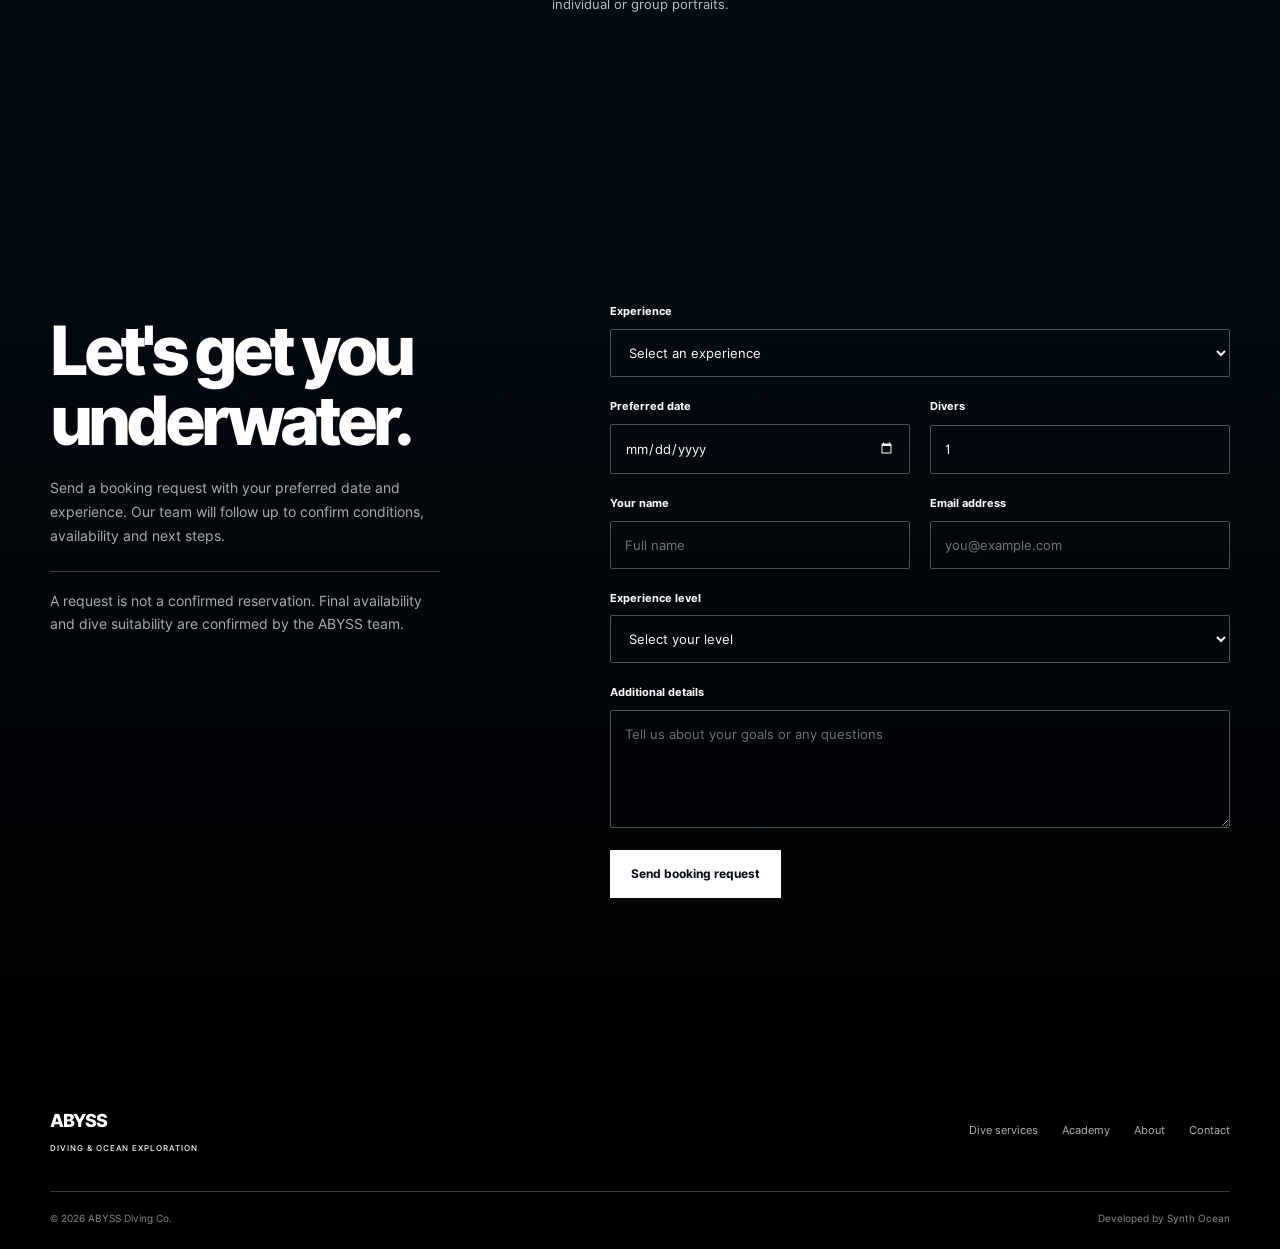
<file: pages/services.html>
<!doctype html>
<html lang="en">
    <head>
        <meta charset="utf-8">
        <meta name="viewport" content="width=device-width, initial-scale=1">
        <meta name="description" content="Explore guided scuba dives, private dive professionals and ocean expeditions with ABYSS.">
        <meta name="theme-color" content="#030c13">
        <title>Dive Services — ABYSS</title>
        <link rel="preload" href="../public/fonts/inter/Inter-Regular.woff2" as="font" type="font/woff2" crossorigin>
        <link rel="stylesheet" href="../css/styles.css">
        <script src="../js/main.js" defer></script>
    </head>
    <body>
        <header class="site-header">
            <a class="brand" href="../index.html" aria-label="ABYSS home">
                <span class="brand-mark" aria-hidden="true">A</span>
                <span class="brand-copy">
                    ABYSS
                    <small>DIVING &amp; OCEAN EXPLORATION</small>
                </span>
            </a>
            <button class="menu-toggle" type="button" aria-label="Open navigation" aria-expanded="false">
                <span></span>
                <span></span>
                <span></span>
            </button>
            <nav class="main-nav" aria-label="Main navigation">
                <div class="mobile-nav-header">
                    <a class="brand" href="index.html" aria-label="ABYSS home">
                        <span class="brand-mark" aria-hidden="true">A</span>
                        <span class="brand-copy">
                            ABYSS
                            <small>DIVING &amp; OCEAN EXPLORATION</small>
                        </span>
                    </a>
                    <button class="menu-close" type="button" aria-label="Close navigation">
                        <span></span>
                        <span></span>
                    </button>
                </div>
                <a href="../index.html">Home</a>
                <a aria-current="page" href="services.html">Dive services</a>
                <a href="academy.html">Academy</a>
                <a href="about.html">About</a>
                <a class="nav-contact" href="contact.html">Contact</a>
            </nav>
        </header>
        <main>
            <section class="hero page-hero">
                <div class="container hero-inner">
                    <h1>
                        Make the
                        <br>
                        <span>ocean yours</span>
                    </h1>
                    <p class="hero-copy">Guided experiences, private professionals and considered expeditions for every kind of diver.</p>
                    <div class="hero-actions">
                        <a class="button button-light" href="#booking">Request a service</a>
                        <a class="text-link light-link" href="about.html#our-team">Meet our experts</a>
                    </div>
                </div>
            </section>
            <section class="section section-ink" id="service-list">
                <div class="container">
                    <div class="section-top">
                        <div class="section-intro">
                            <h2>
                                Time well spent
                                <br>
                                underwater.
                            </h2>
                        </div>
                        <p class="section-copy">Every experience begins with a conversation about your goals, experience and comfort in the water.</p>
                    </div>
                    <div class="service-list">
                        <article class="service-item" id="guided">
                            <span class="service-number">01</span>
                            <h3>Guided dives</h3>
                            <p>Discover reefs, underwater landscapes and marine life with a qualified guide. Group sizes stay considered so every diver gets the attention they need. Includes small groups, equipment options and routes for beginner and experienced divers.</p>
                            <a class="text-link" href="#booking" data-service="Guided ocean dive">Request this dive</a>
                        </article>
                        <article class="service-item" id="private">
                            <span class="service-number">02</span>
                            <h3>Private dive professionals</h3>
                            <p>Book a dedicated instructor or divemaster for personal guidance, family dives or a more focused day in the water. Includes a dedicated professional, a personal dive plan and flexible experience levels.</p>
                            <a class="text-link" href="#booking" data-service="Private dive professional">Request a professional</a>
                        </article>
                        <article class="service-item" id="expeditions">
                            <span class="service-number">03</span>
                            <h3>Ocean expeditions</h3>
                            <p>Planned offshore experiences for certified divers seeking new environments, longer days on the water and a deeper connection with the ocean. Includes a pre-trip briefing, route matched to conditions and an experienced expedition lead.</p>
                            <a class="text-link" href="#booking" data-service="Ocean expedition">Request an expedition</a>
                        </article>
                        <article class="service-item" id="photography">
                            <span class="service-number">04</span>
                            <h3>Underwater photography</h3>
                            <p>Capture your time beneath the surface with a dedicated underwater photographer. Each session is designed to document your dive without taking away from the experience. Includes edited digital photos and individual or group portraits.</p>
                            <a class="text-link" href="#booking" data-service="Underwater photography">Request a session</a>
                        </article>
                    </div>
                </div>
            </section>
            <section class="section section-gradient" id="booking">
                <div class="container form-layout">
                    <div class="form-aside">
                        <h2>
                            Let's get you
                            <br>
                            underwater.
                        </h2>
                        <p>Send a booking request with your preferred date and experience. Our team will follow up to confirm conditions, availability and next steps.</p>
                        <p class="form-note">A request is not a confirmed reservation. Final availability and dive suitability are confirmed by the ABYSS team.</p>
                    </div>
                    <form class="booking-form" data-local-form>
                        <div class="form-grid">
                            <div class="field field-full">
                                <label for="service">Experience</label>
                                <select id="service" name="service" required>
                                    <option value="">Select an experience</option>
                                    <option>Guided ocean dive</option>
                                    <option>Private dive professional</option>
                                    <option>Ocean expedition</option>
                                    <option>Underwater photography</option>
                                </select>
                            </div>
                            <div class="field">
                                <label for="date">Preferred date</label>
                                <input id="date" data-future-date name="date" type="date" required>
                            </div>
                            <div class="field">
                                <label for="divers">Divers</label>
                                <input id="divers" name="divers" type="number" min="1" max="8" value="1" required>
                            </div>
                            <div class="field">
                                <label for="booking-name">Your name</label>
                                <input id="booking-name" name="name" autocomplete="name" placeholder="Full name" required>
                            </div>
                            <div class="field">
                                <label for="booking-email">Email address</label>
                                <input id="booking-email" name="email" type="email" autocomplete="email" placeholder="you@example.com" required>
                            </div>
                            <div class="field field-full">
                                <label for="level">Experience level</label>
                                <select id="level" name="level" required>
                                    <option value="">Select your level</option>
                                    <option>First time / beginner</option>
                                    <option>Certified open water</option>
                                    <option>Advanced certified</option>
                                    <option>Professional</option>
                                </select>
                            </div>
                            <div class="field field-full">
                                <label for="notes">Additional details</label>
                                <textarea id="notes" name="notes" rows="3" placeholder="Tell us about your goals or any questions"></textarea>
                            </div>
                        </div>
                        <button class="button button-light form-submit" type="submit">Send booking request</button>
                        <p class="form-status" aria-live="polite"></p>
                    </form>
                </div>
            </section>
        </main>
        <footer class="site-footer">
            <div class="container footer-main">
                <a class="footer-brand" href="../index.html">
                    ABYSS
                    <small>DIVING &amp; OCEAN EXPLORATION</small>
                </a>
                <nav class="footer-links" aria-label="Footer navigation">
                    <a href="../pages/services.html">Dive services</a>
                    <a href="../pages/academy.html">Academy</a>
                    <a href="../pages/about.html">About</a>
                    <a href="../pages/contact.html">Contact</a>
                </nav>
            </div>
            <div class="container footer-bottom">
                <span>© <span data-year></span> ABYSS Diving Co.</span>
                <span>Developed by Synth Ocean</span>
            </div>
        </footer>
    </body>
</html>
</file>
<file: css/styles.css>
/* ABYSS design system | Developed by Synth Ocean */

/* FONTS */
@font-face {
    font-family: Inter;
    src: url('../public/fonts/inter/Inter-Regular.woff2') format('woff2');
    font-style: normal;
    font-weight: 400;
    font-display: swap;
}

@font-face {
    font-family: Inter;
    src: url('../public/fonts/inter/Inter-Medium.woff2') format('woff2');
    font-style: normal;
    font-weight: 500;
    font-display: swap;
}

@font-face {
    font-family: Inter;
    src: url('../public/fonts/inter/Inter-Bold.woff2') format('woff2');
    font-style: normal;
    font-weight: 700;
    font-display: swap;
}

@font-face {
    font-family: Inter;
    src: url('../public/fonts/inter/Inter-ExtraBold.woff2') format('woff2');
    font-style: normal;
    font-weight: 800;
    font-display: swap;
}

/* VARIABLES */
:root {
    --color-ink: #030c13;
    --color-accent: #006dff;
    --color-white: #ffffff;

    --font-primary: 'Inter', Arial, sans-serif;
    --container-width: 1180px;
    --header-height: 78px;
    --section-space: clamp(76px, 10vw, 136px);

    --line: 1px solid rgba(3, 12, 19, .14);
    --line-light: 1px solid rgba(255, 255, 255, .22);
    --line-light-color: rgba(255, 255, 255, .22);

    --radius: 2px;
    --transition: 180ms ease;
    --linear-gradient: linear-gradient(to bottom, var(--color-ink) 0%, #000000 100%);
}

/* RESET */
* {
    margin: 0;
    padding: 0;
    box-sizing: border-box;
}

html {
    scroll-behavior: smooth;
    scroll-padding-top: calc(var(--header-height) + 20px);
}

body {
    font-family: var(--font-primary);
    color: var(--color-ink);
    background: var(--color-white);
    font-size: 15px;
    line-height: 1.7;
    -webkit-font-smoothing: antialiased;
}

body.menu-open {
    overflow: hidden;
}

a {
    color: inherit;
    text-decoration: none;
}

button,
input,
select,
textarea {
    font: inherit;
}

button,
a {
    -webkit-tap-highlight-color: transparent;
}

button {
    cursor: pointer;
}

img,
svg {
    display: block;
    max-width: 100%;
}

::selection {
    background: var(--color-accent);
    color: var(--color-white);
}

:focus-visible {
    outline: 2px solid var(--color-accent);
    outline-offset: 4px;
}

/* LAYOUT */
.container {
    width: min(calc(100% - 48px), var(--container-width));
    margin-inline: auto;
}

/* HEADER */
.site-header {
    height: var(--header-height);
    display: flex;
    align-items: center;
    justify-content: space-between;
    gap: 32px;
    padding-inline: max(24px, calc((100vw - var(--container-width)) / 2));

    background-color: rgba(3, 12, 19, 0.1);
    backdrop-filter: blur(8px);
    -webkit-backdrop-filter: blur(8px);

    border-bottom: var(--line-light);
    position: absolute;
    top: 0;
    left: 0;
    width: 100%;
    z-index: 20;
    color: var(--color-white);
}

.brand {
    display: inline-flex;
    align-items: center;
    gap: 12px;
    font-size: 18px;
    font-weight: 800;
    letter-spacing: -.07em;
    line-height: 1;
    color: var(--color-white);
}

.brand-mark {
    width: 34px;
    height: 34px;
    border: 1px solid var(--color-white);
    display: grid;
    place-items: center;
    font-size: 16px;
    letter-spacing: -.08em;
}

.brand-copy {
    display: grid;
    gap: 5px;
}

.brand-copy small {
    font-size: 8px;
    font-weight: 500;
    letter-spacing: .12em;
    line-height: 1.2;
}

.main-nav {
    display: flex;
    align-items: center;
    gap: clamp(18px, 3vw, 38px);
}

.main-nav a {
    color: var(--color-white);
    font-size: 12px;
    font-weight: 500;
    transition: color var(--transition);
}

.main-nav a:hover,
.main-nav a[aria-current="page"] {
    color: var(--color-white);
    opacity: .7;
}

.main-nav .nav-contact {
    border: 1px solid var(--color-white);
    padding: 10px 16px;
}

.main-nav .nav-contact:hover {
    background: var(--color-white);
    color: var(--color-ink);
    opacity: 1;
}

.menu-toggle {
    display: none;
    width: 42px;
    height: 42px;
    border: 0;
    background: transparent;
    align-items: center;
    justify-content: center;
    flex-direction: column;
    gap: 6px;
    cursor: pointer;
}

.menu-toggle span {
    display: block;
    width: 18px;
    height: 1px;
    background: var(--color-white);
    box-shadow: 0 1px 3px rgba(0, 0, 0, .65);
}


/* MOBILE FULL-SCREEN DRAWER | Developed by Synth Ocean */

.mobile-nav-header {
    display: none;
}

.menu-close {
    width: 42px;
    height: 42px;
    display: flex;
    align-items: center;
    justify-content: center;
    flex-direction: column;
    gap: 0;
    border: 0;
    background: transparent;
}

.menu-close span {
    display: block;
    width: 20px;
    height: 1px;
    background: var(--color-white);
}

.menu-close span:first-child {
    transform: translateY(1px) rotate(45deg);
}

.menu-close span:last-child {
    transform: translateY(0) rotate(-45deg);
}


/* HERO */
.hero {
    background-image:
        linear-gradient(
            to bottom,
            transparent 0%,
            rgba(7, 23, 37, .15) 35%,
            rgba(7, 23, 37, .65) 50%,
            var(--color-ink) 100%
        ),
        url('../public/image/01-photo.webp');
    color: var(--color-white);
    min-height: min(720px, 100svh);
    display: flex;
    align-items: center;
    padding-block: clamp(110px, 13vw, 170px);
    position: relative;
    overflow: hidden;
}

.hero-inner {
    position: relative;
    z-index: 1;
}

h1,
h2,
h3,
p {
    margin: 0;
}

h1 {
    max-width: 920px;
    margin-top: 28px;
    font-size: clamp(58px, 10vw, 132px);
    font-weight: 800;
    line-height: .94;
    letter-spacing: -.085em;
}

h1 span {
    color: var(--color-accent);
}

.hero-copy {
    max-width: 520px;
    margin-top: 30px;
    color: rgba(255, 255, 255, .72);
    font-size: clamp(15px, 1.5vw, 18px);
    line-height: 1.75;
}

.hero-actions {
    display: flex;
    align-items: center;
    flex-wrap: wrap;
    gap: 24px;
    margin-top: 38px;
}

/* BUTTONS */
.button {
    min-height: 48px;
    display: inline-flex;
    align-items: center;
    justify-content: center;
    padding: 0 20px;
    border: 1px solid var(--color-ink);
    background: var(--color-ink);
    color: var(--color-white);
    font-size: 12px;
    font-weight: 700;
    transition: background var(--transition), color var(--transition), border-color var(--transition);
}

.button:hover {
    background: var(--color-accent);
    border-color: var(--color-accent);
}

.button-light {
    background: var(--color-white);
    color: var(--color-ink);
    border-color: var(--color-white);
}

.button-light:hover {
    background: var(--color-accent);
    border-color: var(--color-accent);
    color: var(--color-white);
}

.text-link {
    display: inline-flex;
    align-items: center;
    gap: 10px;
    font-size: 12px;
    font-weight: 700;
}

.text-link::after {
    content: '';
    width: 20px;
    height: 1px;
    background: currentColor;
    transition: width var(--transition);
}

.text-link:hover::after {
    width: 32px;
}

.light-link {
    color: var(--color-white);
}

/* SECTIONS */
.section {
    padding-block: var(--section-space);
}

.section-top {
    display: flex;
    justify-content: space-between;
    align-items: end;
    gap: 40px;
    margin-bottom: 54px;
}

.section-top .section-intro {
    max-width: 560px;
}

h2 {
    margin-top: 14px;
    font-size: clamp(36px, 5.4vw, 68px);
    line-height: 1.02;
    letter-spacing: -.075em;
    font-weight: 800;
}

h3 {
    font-size: 22px;
    line-height: 1.2;
    letter-spacing: -.045em;
    font-weight: 700;
}

.section-copy {
    max-width: 420px;
    color: rgba(3, 12, 19, .68);
    font-size: 14px;
}

/* SECTION BACKGROUNDS */
.section-ink {
    background: var(--color-ink);
    color: var(--color-white);
}

.section-gradient {
    background: var(--linear-gradient);
    color: var(--color-white);
}

.section-black {
    background: #000000;
    color: var(--color-white);
}

/* DARK SECTION CONTENT */
.section-ink .intro-detail,
.section-black .intro-detail,
.section-ink .section-copy,
.section-gradient .section-copy,
.section-black .section-copy,
.section-gradient .form-aside p {
    color: rgba(255, 255, 255, .68);
}

.section-ink .service-list,
.section-ink .course-list {
    border-color: var(--line-light-color);
}

.section-ink .course-row,
.section-ink .story-item,
.section-black .team-member {
    border-color: var(--line-light-color);
}

.section-gradient .button:not(.button-light),
.section-black .button:not(.button-light) {
    background: var(--color-white);
    color: var(--color-ink);
    border-color: var(--color-white);
}

.section-gradient .button:not(.button-light):hover,
.section-black .button:not(.button-light):hover {
    background: var(--color-accent);
    border-color: var(--color-accent);
    color: var(--color-white);
}

/* INTRO */
.intro-layout {
    display: grid;
    grid-template-columns: 1fr 1fr;
    gap: clamp(36px, 8vw, 110px);
    align-items: end;
}

.intro-statement {
    max-width: 620px;
    font-size: clamp(25px, 3.2vw, 42px);
    line-height: 1.25;
    letter-spacing: -.055em;
    font-weight: 500;
}

.intro-detail {
    max-width: 440px;
    color: rgba(3, 12, 19, .68);
}

/* SERVICES */
.service-list {
    border-top: var(--line);
}

.service-item {
    display: grid;
    grid-template-columns: 70px minmax(190px, .85fr) 1.15fr auto;
    gap: 26px;
    align-items: start;
    padding: 30px 0;
    border-bottom: var(--line);
}

.service-number {
    font-size: 11px;
    color: var(--color-accent);
    font-weight: 700;
    letter-spacing: .1em;
}

.service-item h3 {
    font-size: 20px;
}

.service-item p {
    max-width: 460px;
    color: rgba(3, 12, 19, .68);
    font-size: 13px;
}

.service-item .text-link {
    white-space: nowrap;
    margin-top: 4px;
}

/* VALUES */
.value-grid {
    display: grid;
    grid-template-columns: repeat(3, 1fr);
    border-top: var(--line-light);
    border-bottom: var(--line-light);
}

.value-item {
    padding: 30px 26px 34px 0;
}

.value-item + .value-item {
    padding-left: 26px;
    border-left: var(--line-light);
}

.value-item span,
.meta {
    font-size: 10px;
    letter-spacing: .13em;
    font-weight: 700;
    color: var(--color-accent);
}

.value-item h3 {
    margin-top: 26px;
}

.value-item p {
    margin-top: 12px;
    max-width: 300px;
    color: rgba(255, 255, 255, .66);
    font-size: 13px;
}

/* COURSES */
.course-list {
    border-top: var(--line);
}

.course-row {
    display: grid;
    grid-template-columns: 70px minmax(180px, .8fr) 1.2fr 110px;
    gap: 24px;
    align-items: start;
    padding: 30px 0;
    border-bottom: var(--line);
}

.course-row .meta {
    color: var(--color-accent);
}

.course-row p {
    max-width: 480px;
    color: rgba(3, 12, 19, .68);
    font-size: 13px;
}

.course-price {
    font-size: 20px;
    font-weight: 700;
    letter-spacing: -.05em;
    text-align: right;
    white-space: nowrap;
}

.course-price small {
    font-size: 9px;
    letter-spacing: .1em;
}

/* STORY */
.story-grid {
    display: grid;
    grid-template-columns: repeat(3, 1fr);
    gap: 34px;
}

.story-item {
    border-top: var(--line);
    padding-top: 20px;
}

.story-item .meta {
    color: var(--color-accent);
}

.story-item h3 {
    margin-top: 28px;
}

.story-item p {
    margin-top: 14px;
    color: rgba(3, 12, 19, .68);
    font-size: 13px;
}

/* VALUES LIST */
.values-list {
    display: grid;
    grid-template-columns: repeat(2, 1fr);
    column-gap: 60px;
}

.value-line {
    display: grid;
    grid-template-columns: 42px 1fr;
    gap: 18px;
    padding: 24px 0;
    border-bottom: var(--line-light);
}

.value-line .meta {
    padding-top: 4px;
}

.value-line p {
    margin-top: 8px;
    color: rgba(255, 255, 255, .66);
    font-size: 13px;
}

/* TEAM */

.team-table-wrapper {
    width: 100%;
    padding: 0 10%;
}

.team-table {
    width: 100%;
    border-collapse: collapse;
    table-layout: fixed;
}

.team-table tr {
    border-top: var(--line-light);
}

.team-table tr:last-child {
    border-bottom: var(--line-light);
}

.team-table td {
    padding: 22px 16px;
    vertical-align: middle;
}

.team-photo {
    width: 110px;
    padding-left: 0 !important;
}

.team-photo img {
    display: block;
    width: 68px;
    height: 68px;
    object-fit: cover;
    border-radius: 50%;
}

.team-identity {
    width: 30%;
}

.team-identity .meta {
    display: block;
    font-size: 10px;
    margin-bottom: 8px;
}

.team-identity h3 {
    font-size: 17px;
    font-weight: 600;
}

.team-bio {
    color: rgba(255, 255, 255, .68);
    font-size: 13px;
    line-height: 1.7;
    padding-right: 0 !important;
}

/* TABLET */

@media (max-width: 900px) {
    .team-photo {
        width: 90px;
    }

    .team-identity {
        width: 34%;
    }
}

/* MOBILE */

@media (max-width: 700px) {
    .team-table,
    .team-table tbody {
        display: block;
        width: 100%;
    }

    .team-table tr {
        display: grid;
        grid-template-columns: 76px minmax(0, 1fr);
        align-items: center;
        padding: 20px 0;
    }

    .team-table td {
        display: block;
        width: auto;
        padding: 0;
    }

    .team-photo {
        grid-column: 1;
        grid-row: 1 / 3;
    }

    .team-photo img {
        width: 60px;
        height: 60px;
    }

    .team-identity {
        grid-column: 2;
        grid-row: 1;
    }

    .team-identity .meta {
        margin-bottom: 5px;
        font-size: 9px;
    }

    .team-identity h3 {
        font-size: 16px;
    }

    .team-bio {
        grid-column: 2;
        grid-row: 2;
        margin-top: 7px;
        font-size: 12px;
    }
}

/* FORMS */
.form-layout {
    display: grid;
    grid-template-columns: .85fr 1.15fr;
    gap: clamp(40px, 8vw, 110px);
    align-items: start;
}

.form-aside p {
    max-width: 390px;
    margin-top: 22px;
    color: rgba(3, 12, 19, .68);
    font-size: 14px;
}

.form-note {
    margin-top: 28px;
    padding-top: 18px;
    border-top: var(--line);
    font-size: 12px;
    color: rgba(3, 12, 19, .65);
}

.form-grid {
    display: grid;
    grid-template-columns: 1fr 1fr;
    gap: 20px;
}

.field {
    display: grid;
    gap: 8px;
}

.field-full {
    grid-column: 1 / -1;
}

.field label {
    font-size: 11px;
    font-weight: 700;
}

.field input,
.field select,
.field textarea {
    width: 100%;
    min-height: 48px;
    padding: 12px 14px;
    border: var(--line);
    border-radius: var(--radius);
    background: transparent;
    color: var(--color-ink);
    font-size: 13px;
}

.field textarea {
    min-height: 118px;
    resize: vertical;
}

.field input::placeholder,
.field textarea::placeholder {
    color: rgba(3, 12, 19, .45);
}

.form-submit {
    margin-top: 22px;
}

.form-status {
    min-height: 24px;
    margin-top: 14px;
    font-size: 12px;
    color: var(--color-accent);
}

/* DARK FORM FIELDS */
.section-ink .field label,
.section-gradient .field label,
.section-black .field label {
    color: var(--color-white);
}

.section-ink .field input,
.section-gradient .field input,
.section-black .field input,
.section-ink .field select,
.section-gradient .field select,
.section-black .field select,
.section-ink .field textarea,
.section-gradient .field textarea,
.section-black .field textarea {
    border-color: rgba(255, 255, 255, .3);
    color: var(--color-white);
    color-scheme: dark;
}

.section-ink .field input::placeholder,
.section-gradient .field input::placeholder,
.section-black .field input::placeholder,
.section-ink .field textarea::placeholder,
.section-gradient .field textarea::placeholder,
.section-black .field textarea::placeholder {
    color: rgba(255, 255, 255, .45);
}

.section-gradient .form-note {
    border-color: var(--line-light-color);
    color: rgba(255, 255, 255, .68);
}

/* CONTACT */
.contact-options {
    margin-top: 40px;
    border-top: var(--line);
}

.contact-option {
    padding: 18px 0;
    border-bottom: var(--line);
    display: grid;
    gap: 4px;
}

.contact-option span {
    font-size: 10px;
    color: var(--color-accent);
    font-weight: 700;
    letter-spacing: .12em;
}

.contact-option strong {
    font-size: 14px;
}

.section-gradient .contact-options,
.section-gradient .contact-option {
    border-color: var(--line-light-color);
}

.section-gradient .contact-option strong,
.section-gradient .form-status {
    color: var(--color-white);
}

/* FOOTER */
.site-footer {
    padding: 42px 0 22px;
    background: #000000;
    color: var(--color-white);
}

.footer-main {
    display: flex;
    align-items: center;
    justify-content: space-between;
    gap: 28px;
    padding-bottom: 36px;
}

.footer-brand {
    font-size: 18px;
    font-weight: 800;
    letter-spacing: -.07em;
}

.footer-brand small {
    display: block;
    margin-top: 5px;
    font-size: 8px;
    font-weight: 500;
    letter-spacing: .12em;
}

.footer-links {
    display: flex;
    flex-wrap: wrap;
    gap: 24px;
}

.footer-links a {
    font-size: 11px;
    color: rgba(255, 255, 255, .7);
}

.footer-links a:hover {
    color: var(--color-white);
}

.footer-bottom {
    padding-top: 18px;
    border-top: var(--line-light);
    display: flex;
    justify-content: space-between;
    gap: 20px;
    color: rgba(255, 255, 255, .55);
    font-size: 10px;
}

/* PAGE HERO */
.page-hero {
    min-height: clamp(430px, 60vh, 600px);
}

.page-hero h1 {
    max-width: 820px;
    font-size: clamp(54px, 8.5vw, 104px);
}

.page-hero .hero-copy {
    max-width: 560px;
}


/* TABLET */
@media (max-width: 900px) {
    .service-item {
        grid-template-columns: 42px 1fr 1.2fr;
    }

    .service-item .text-link {
        grid-column: 2 / -1;
    }

    .course-row {
        grid-template-columns: 42px 1fr 1.3fr 90px;
    }

    .team-list {
        grid-template-columns: repeat(3, 1fr);
        row-gap: 32px;
    }

    .section-top {
        align-items: start;
        flex-direction: column;
    }

    .section-top .section-copy {
        max-width: 560px;
    }
}

/* MOBILE */
@media (max-width: 700px) {
    :root {
        --header-height: 68px;
    }

    .container {
        width: min(calc(100% - 40px), var(--container-width));
    }

    .site-header {
        padding-inline: 20px;
    }

    .menu-toggle {
        display: flex;
    }

    /* Menú */
    .site-header {
        z-index: 30;
    }

    body.menu-open .site-header {
        background: transparent;
        border-bottom-color: transparent;
        backdrop-filter: none;
        -webkit-backdrop-filter: none;
    }

    body.menu-open .site-header > .brand,
    body.menu-open .site-header > .menu-toggle {
        visibility: hidden;
    }

    .menu-toggle {
        position: relative;
        z-index: 31;
    }

    .main-nav {
        position: fixed;
        inset: 0;
        z-index: 40;

        width: 100%;
        height: 100vh;
        height: 100dvh;

        display: flex;
        flex-direction: column;
        align-items: stretch;
        justify-content: flex-start;

        padding: 24px 28px 36px;
        gap: 0;

        background: var(--linear-gradient);
        border: 0;

        overflow-y: auto;
        overscroll-behavior: contain;

        transform: translateX(12px);
        opacity: 0;
        visibility: hidden;
        pointer-events: none;

        transition:
            transform 320ms cubic-bezier(.2, .7, .2, 1),
            opacity 320ms ease,
            visibility 0s linear 320ms;
    }

    .main-nav.is-open {
        display: flex;
        transform: translateX(0);
        opacity: 1;
        visibility: visible;
        pointer-events: auto;

        transition:
            transform 320ms cubic-bezier(.2, .7, .2, 1),
            opacity 320ms ease,
            visibility 0s;
    }

    .mobile-nav-header {
        display: flex;
        align-items: center;
        justify-content: space-between;
        width: 100%;
        min-height: 44px;
        margin-bottom: clamp(64px, 12vh, 110px);
    }

    .mobile-nav-header .brand {
        color: var(--color-white);
    }

    .main-nav > a {
        display: flex;
        align-items: center;
        width: 100%;
        min-height: 64px;
        padding: 12px 0;

        border: 0;
        border-bottom: 1px solid rgba(255, 255, 255, .14);

        background: transparent;
        color: var(--color-white);

        font-size: clamp(23px, 6vw, 30px);
        font-weight: 500;
        letter-spacing: -.035em;
        line-height: 1.2;
        text-align: left;
        opacity: 1;
    }

    .main-nav > a[aria-current="page"] {
        color: var(--color-accent);
    }

    .main-nav > a:hover {
        color: var(--color-accent);
        opacity: 1;
    }

    .main-nav > .nav-contact {
        margin-top: 0;
        padding: 12px 0;
        border: 0;
        text-align: left;
        background: transparent;
    }

    .main-nav > .nav-contact:hover {
        background: transparent;
        color: var(--color-accent);
    }

    /* Hero */

    .hero {
        min-height: calc(88svh - var(--header-height));
        padding-block: 90px;
    }

    .hero h1 {
        font-size: clamp(54px, 15vw, 88px);
    }

    .hero-copy {
        max-width: 460px;
    }

    .intro-layout,
    .form-layout {
        grid-template-columns: 1fr;
        gap: 28px;
    }

    .intro-statement {
        font-size: 30px;
    }

    .value-grid {
        grid-template-columns: 1fr;
    }

    .value-item,
    .value-item + .value-item {
        padding: 24px 0;
        border-left: 0;
    }

    .value-item + .value-item {
        border-top: var(--line-light);
    }

    .value-item h3 {
        margin-top: 14px;
    }

    .service-item {
        grid-template-columns: 34px 1fr;
        gap: 10px 18px;
        padding: 24px 0;
    }

    .service-item p,
    .service-item .text-link {
        grid-column: 2;
    }

    .service-item h3 {
        font-size: 18px;
    }

    .course-row {
        grid-template-columns: 34px 1fr auto;
        gap: 10px 18px;
        padding: 24px 0;
    }

    .course-row p {
        grid-column: 2 / -1;
        grid-row: 2;
    }

    .course-price {
        grid-column: 3;
        grid-row: 1;
        font-size: 18px;
    }

    .story-grid {
        grid-template-columns: 1fr;
        gap: 30px;
    }

    .story-item h3 {
        margin-top: 16px;
    }

    .values-list {
        grid-template-columns: 1fr;
    }

    .team-list {
        grid-template-columns: repeat(2, 1fr);
        gap: 28px 16px;
    }

    .form-grid {
        grid-template-columns: 1fr;
    }

    .field-full {
        grid-column: auto;
    }

    .footer-main {
        align-items: flex-start;
        flex-direction: column;
    }

    .footer-links {
        gap: 14px 20px;
    }

    .footer-bottom {
        flex-direction: column;
        gap: 8px;
    }
}

/* SMALL MOBILE */
@media (max-width: 380px) {
    .brand {
        font-size: 16px;
    }

    .brand-mark {
        width: 30px;
        height: 30px;
    }

    .hero h1 {
        font-size: 52px;
    }

    .team-list {
        grid-template-columns: 1fr 1fr;
    }
}

/* ACCESSIBILITY */
@media (prefers-reduced-motion: reduce) {
    html {
        scroll-behavior: auto;
    }

    *,
    *::before,
    *::after {
        transition: none !important;
        animation: none !important;
    }

    .main-nav {
        transition: none;
    }
}

/* DARK SECTION PARAGRAPHS
   Keep this rule last to override component-specific paragraph colors. */
.section-ink p,
.section-gradient p,
.section-black p {
    color: rgba(255, 255, 255, .75);
}



/* EXPLORE CARDS */

.explore-heading {
    margin-bottom: 36px;
}

.explore-heading h2 {
    font-size: clamp(30px, 4vw, 42px);
    font-weight: 700;
    letter-spacing: -.055em;
}

.explore-grid {
    display: grid;
    grid-template-columns: repeat(2, minmax(0, 1fr));
    gap: 24px;
}

.explore-card {
    min-height: 290px;
    display: flex;
    flex-direction: column;
    justify-content: space-between;
    align-items: flex-start;

    padding: 36px;

    background: transparent;
    border: 1px solid rgba(255, 255, 255, .20);
    border-radius: 8px;

    transition:
        background var(--transition),
        border-color var(--transition),
        transform var(--transition);
}

.explore-card:hover {
    border-color: var(--color-accent);
    transform: translateY(-3px);
}

.explore-category {
    display: block;
    margin-bottom: 30px;

    color: var(--color-accent);
    font-size: 11px;
    font-weight: 700;
    letter-spacing: .08em;
}

.explore-card h3 {
    font-size: clamp(24px, 2.5vw, 30px);
    font-weight: 600;
    letter-spacing: -.04em;
}

.explore-card p {
    max-width: 390px;
    margin-top: 14px;

    font-size: 14px;
    line-height: 1.7;
}

.explore-card .text-link {
    margin-top: 32px;
}

/* MOBILE */

@media (max-width: 700px) {
    .explore-heading {
        margin-bottom: 26px;
    }

    .explore-grid {
        grid-template-columns: 1fr;
        gap: 16px;
    }

    .explore-card {
        min-height: 250px;
        padding: 26px;
    }

    .explore-category {
        margin-bottom: 24px;
    }

    .explore-card h3 {
        font-size: 25px;
    }

    .explore-card .text-link {
        margin-top: 26px;
    }
}
</file>
